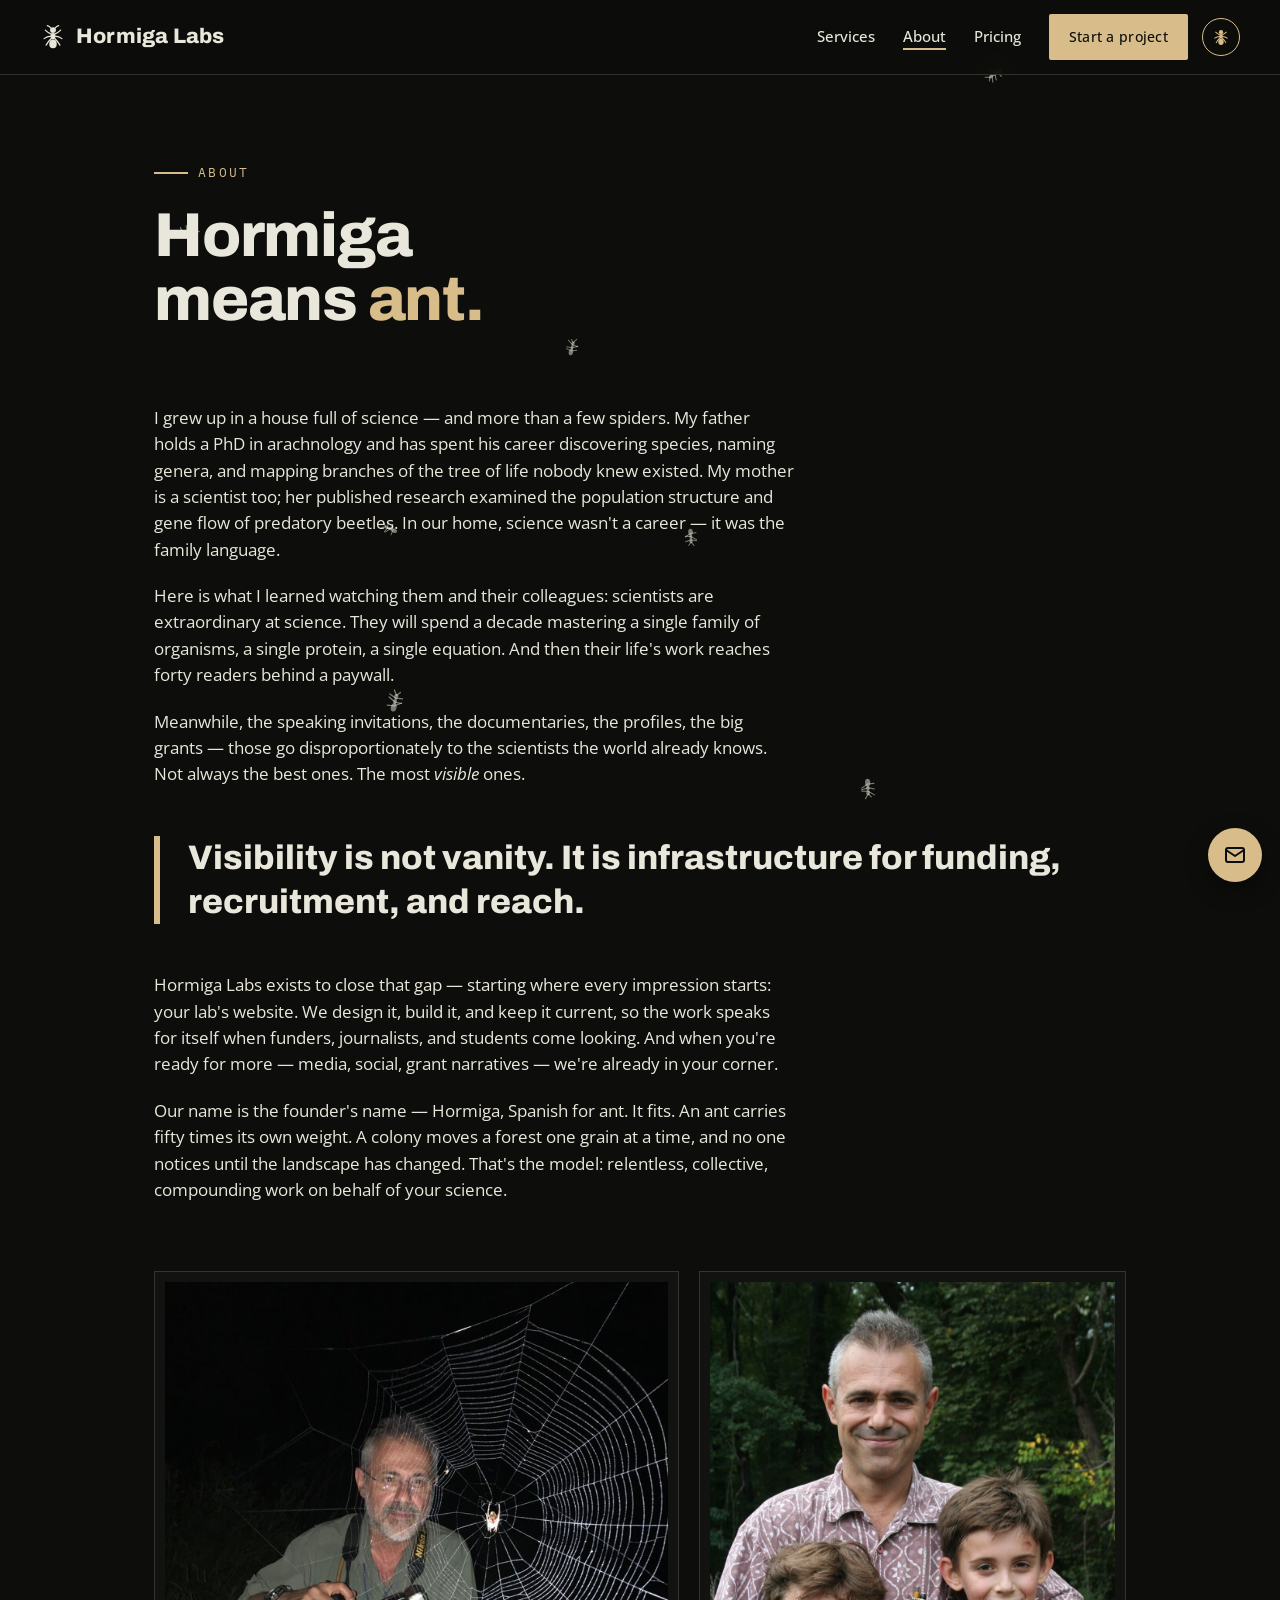
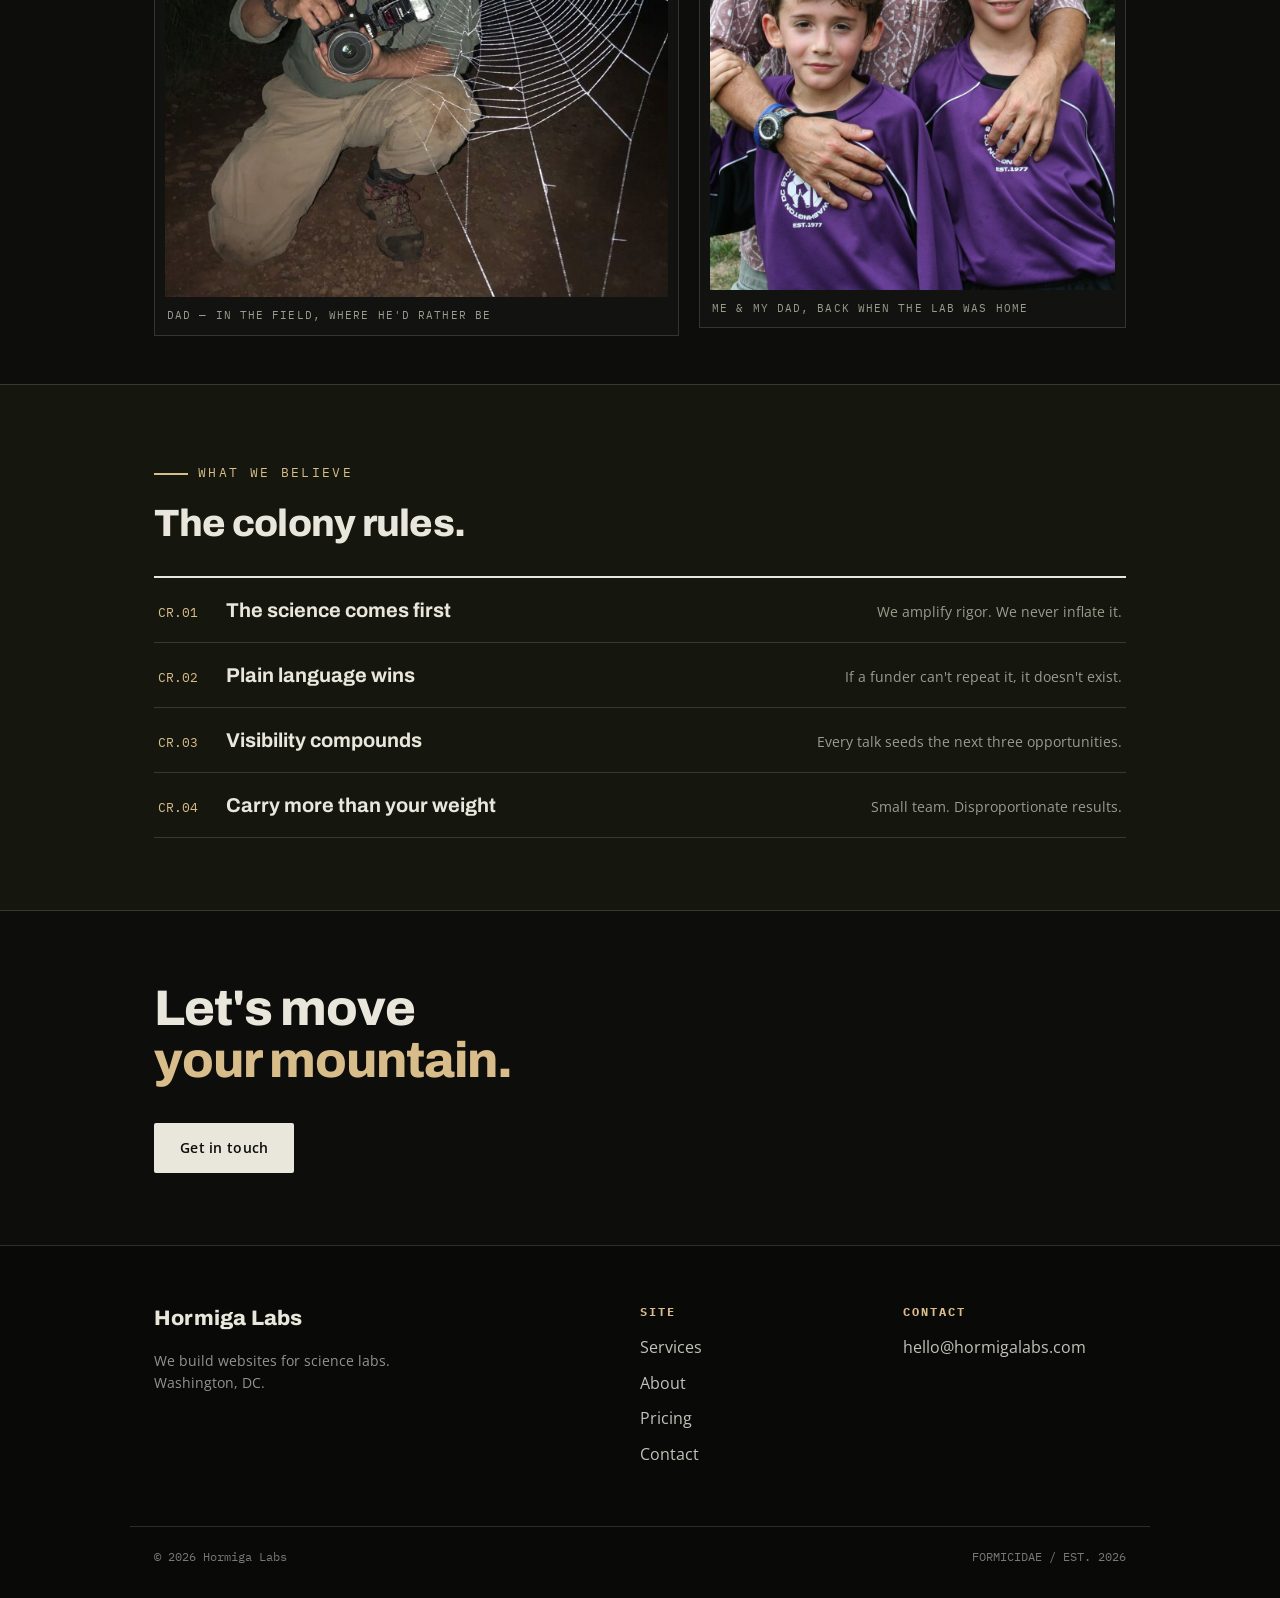
<file: about.html>
<!DOCTYPE html>
<html lang="en">
<head>
  <meta charset="UTF-8" />
  <meta name="viewport" content="width=device-width, initial-scale=1.0" />
  <title>About — Hormiga Labs</title>
  <meta name="description" content="Hormiga means ant. Founded by Didac Hormiga, son of a scientist, built for the labs whose work deserves to be seen." />
  <link rel="preconnect" href="https://fonts.googleapis.com" />
  <link rel="preconnect" href="https://fonts.gstatic.com" crossorigin />
  <link href="https://fonts.googleapis.com/css2?family=Archivo:wght@700;800&family=Open+Sans:wght@400;600;700&family=IBM+Plex+Mono:wght@400;500&display=swap" rel="stylesheet" />
  <link rel="stylesheet" href="assets/style.css" />
  <link rel="icon" href="data:image/svg+xml,%3Csvg xmlns='http://www.w3.org/2000/svg' viewBox='0 0 32 32'%3E%3Cpath d='M13.5 5 Q11.5 2.5 9 2 M18.5 5 Q20.5 2.5 23 2 M14 12.5 Q9.5 10.5 6.5 7.5 M18 12.5 Q22.5 10.5 25.5 7.5 M13.5 15 Q8.5 15.5 5 18 M18.5 15 Q23.5 15.5 27 18 M14 17.5 Q10 21.5 7.5 26 M18 17.5 Q22 21.5 24.5 26' stroke='%23e9e7db' stroke-width='1.8' stroke-linecap='round' fill='none'/%3E%3Ccircle cx='16' cy='7.5' r='3.6' fill='%23e9e7db'/%3E%3Cellipse cx='16' cy='15' rx='2.9' ry='4' fill='%23e9e7db'/%3E%3Cellipse cx='16' cy='24.5' rx='4.6' ry='5.4' fill='%23e9e7db'/%3E%3C/svg%3E" />
</head>
<body>

  <header class="site-header">
    <nav class="nav">
      <a class="logo" href="index.html">
        <svg viewBox="0 0 32 32" fill="none" aria-hidden="true">
          <path d="M13.5 5 Q11.5 2.5 9 2 M18.5 5 Q20.5 2.5 23 2" stroke="currentColor" stroke-width="1.5" stroke-linecap="round"/>
          <path d="M14 12.5 Q9.5 10.5 6.5 7.5 M18 12.5 Q22.5 10.5 25.5 7.5 M13.5 15 Q8.5 15.5 5 18 M18.5 15 Q23.5 15.5 27 18 M14 17.5 Q10 21.5 7.5 26 M18 17.5 Q22 21.5 24.5 26" stroke="currentColor" stroke-width="1.5" stroke-linecap="round"/>
          <circle cx="16" cy="7.5" r="3.6" fill="currentColor"/>
          <ellipse cx="16" cy="15" rx="2.9" ry="4" fill="currentColor"/>
          <ellipse cx="16" cy="24.5" rx="4.6" ry="5.4" fill="currentColor"/>
        </svg>
        Hormiga Labs
      </a>
      <button class="nav-toggle" aria-label="Menu">☰</button>
      <ul class="nav-links">
        <li><a href="services.html">Services</a></li>
        <li><a href="about.html" aria-current="page">About</a></li>
        <li><a href="pricing.html">Pricing</a></li>
        <li><a href="contact.html" class="btn btn-signal btn-sm">Start a project</a></li>
      </ul>
    </nav>
  </header>

  <main>
    <section class="hero" style="padding-bottom:24px;">
      <div class="wrap">
        <span class="kicker">About</span>
        <h1 class="display">Hormiga<br />means <span class="accent">ant.</span></h1>
      </div>
    </section>

    <section class="tight">
      <div class="wrap story">
        <p>I grew up in a house full of science — and more than a few spiders. My father holds a PhD in arachnology and has spent his career discovering species, naming genera, and mapping branches of the tree of life nobody knew existed. My mother is a scientist too; her published research examined the population structure and gene flow of predatory beetles. In our home, science wasn't a career — it was the family language.</p>
        <p>Here is what I learned watching them and their colleagues: scientists are extraordinary at science. They will spend a decade mastering a single family of organisms, a single protein, a single equation. And then their life's work reaches forty readers behind a paywall.</p>
        <p>Meanwhile, the speaking invitations, the documentaries, the profiles, the big grants — those go disproportionately to the scientists the world already knows. Not always the best ones. The most <em>visible</em> ones.</p>

        <div class="pull-quote">Visibility is not vanity. It is infrastructure for funding, recruitment, and reach.</div>

        <p>Hormiga Labs exists to close that gap — starting where every impression starts: your lab's website. We design it, build it, and keep it current, so the work speaks for itself when funders, journalists, and students come looking. And when you're ready for more — media, social, grant narratives — we're already in your corner.</p>
        <p>Our name is the founder's name — Hormiga, Spanish for ant. It fits. An ant carries fifty times its own weight. A colony moves a forest one grain at a time, and no one notices until the landscape has changed. That's the model: relentless, collective, compounding work on behalf of your science.</p>
      </div>
    </section>

    <section class="tight" style="padding-top:0;">
      <div class="wrap about-photos">
        <figure class="reveal">
          <img src="assets/img/gustavo-field.jpg" alt="Gustavo Hormiga crouched at night beside a giant orb web, camera in hand" loading="lazy" />
          <figcaption>Dad — in the field, where he'd rather be</figcaption>
        </figure>
        <figure class="reveal">
          <img src="assets/img/hormiga-family.jpg" alt="Didac and his brother as kids in soccer uniforms with their dad" loading="lazy" />
          <figcaption>Me &amp; my dad, back when the lab was home</figcaption>
        </figure>
      </div>
    </section>

    <section class="band-dark">
      <div class="wrap">
        <span class="kicker">What we believe</span>
        <h2 class="section-title">The colony rules.</h2>
        <ul class="specimen-list">
          <li class="reveal"><span class="idx">CR.01</span> The science comes first <span class="note">We amplify rigor. We never inflate it.</span></li>
          <li class="reveal"><span class="idx">CR.02</span> Plain language wins <span class="note">If a funder can't repeat it, it doesn't exist.</span></li>
          <li class="reveal"><span class="idx">CR.03</span> Visibility compounds <span class="note">Every talk seeds the next three opportunities.</span></li>
          <li class="reveal"><span class="idx">CR.04</span> Carry more than your weight <span class="note">Small team. Disproportionate results.</span></li>
        </ul>
      </div>
    </section>

    <section class="cta-band">
      <div class="wrap">
        <h2>Let's move<br /><span style="color:var(--signal)">your mountain.</span></h2>
        <a class="btn" href="contact.html">Get in touch</a>
      </div>
    </section>
  </main>

  <footer class="site-footer">
    <div class="wrap footer-grid">
      <div>
        <a class="logo" href="index.html">Hormiga Labs</a>
        <p style="margin-top:14px; max-width:34ch; color:rgba(243,239,230,0.6); font-size:14px;">We build websites for science labs. Washington, DC.</p>
      </div>
      <div>
        <h4>Site</h4>
        <ul>
          <li><a href="services.html">Services</a></li>
          <li><a href="about.html">About</a></li>
          <li><a href="pricing.html">Pricing</a></li>
          <li><a href="contact.html">Contact</a></li>
        </ul>
      </div>
      <div>
        <h4>Contact</h4>
        <ul>
          <li><a href="mailto:hello@hormigalabs.com">hello@hormigalabs.com</a></li>
        </ul>
      </div>
    </div>
    <div class="wrap footer-bottom">
      <span>© 2026 Hormiga Labs</span>
      <span>FORMICIDAE / EST. 2026</span>
    </div>
  </footer>

  <script src="assets/ants.js"></script>
</body>
</html>
</file>
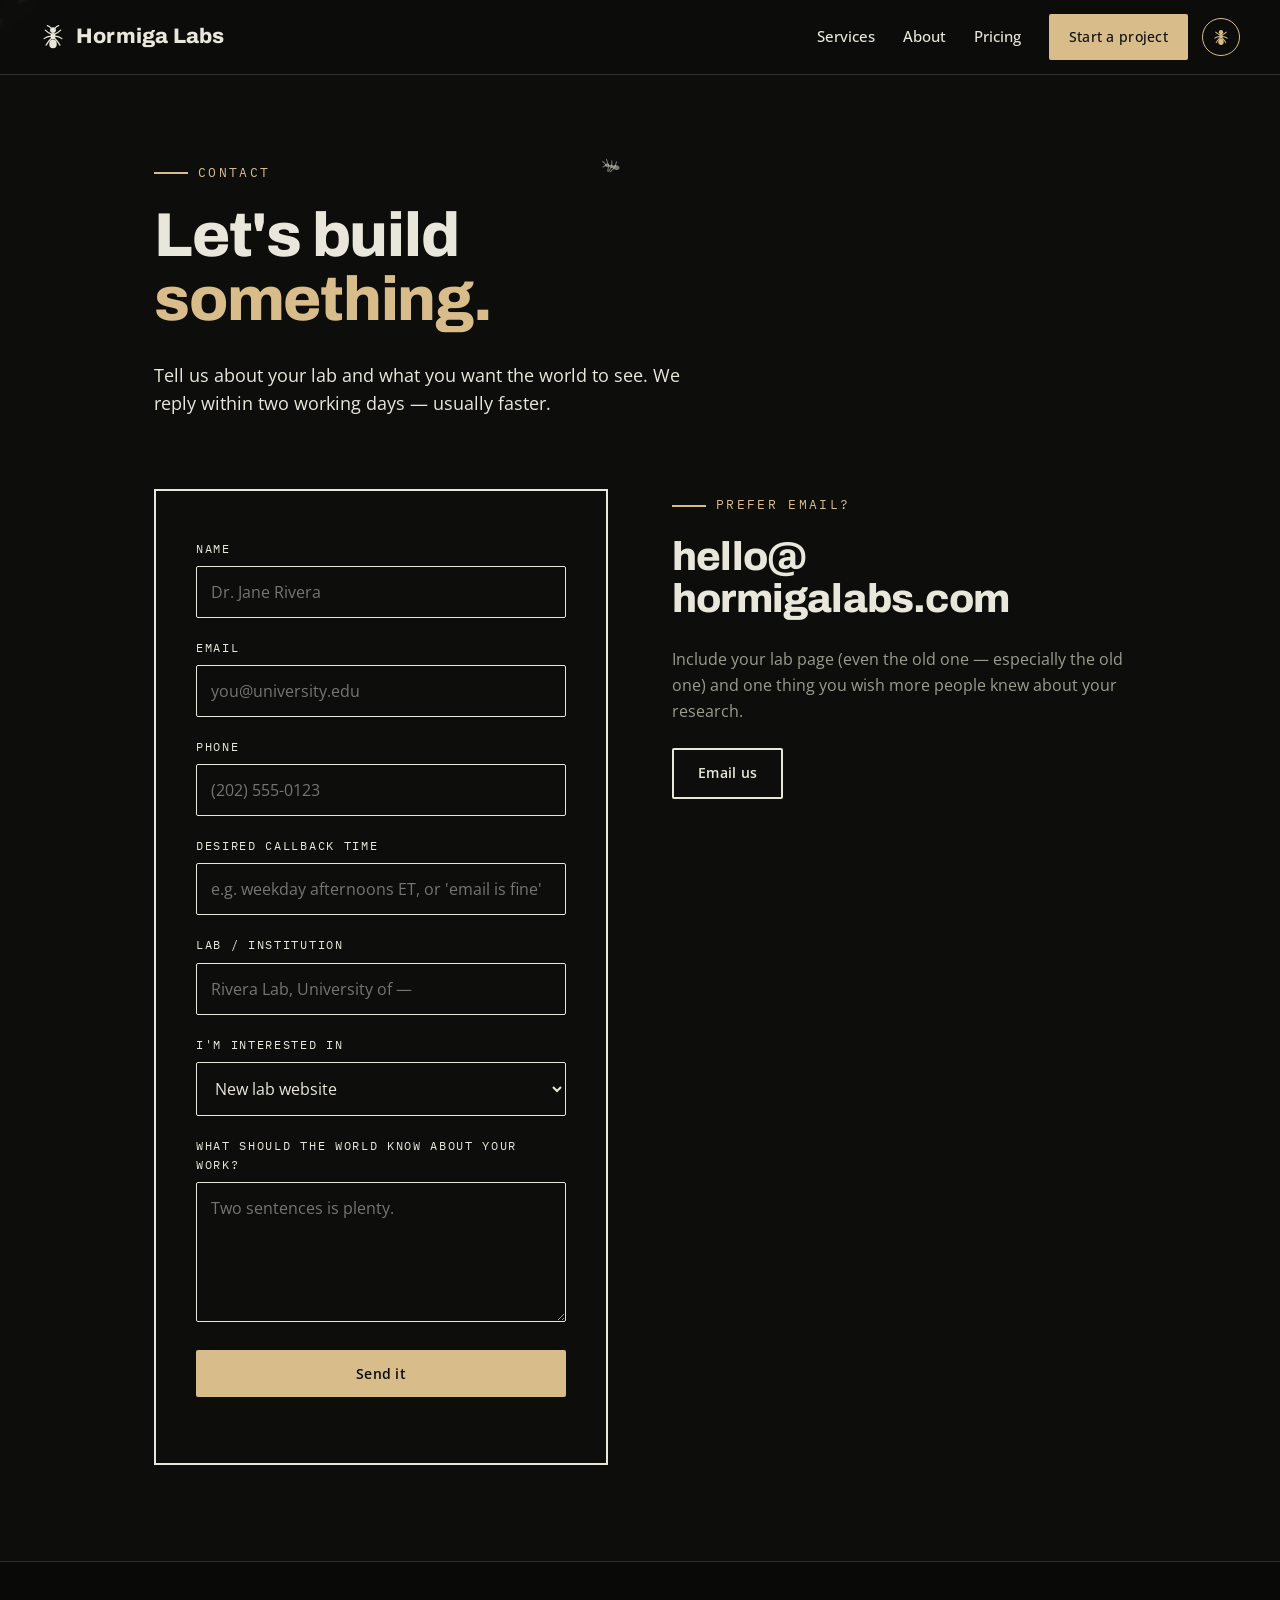
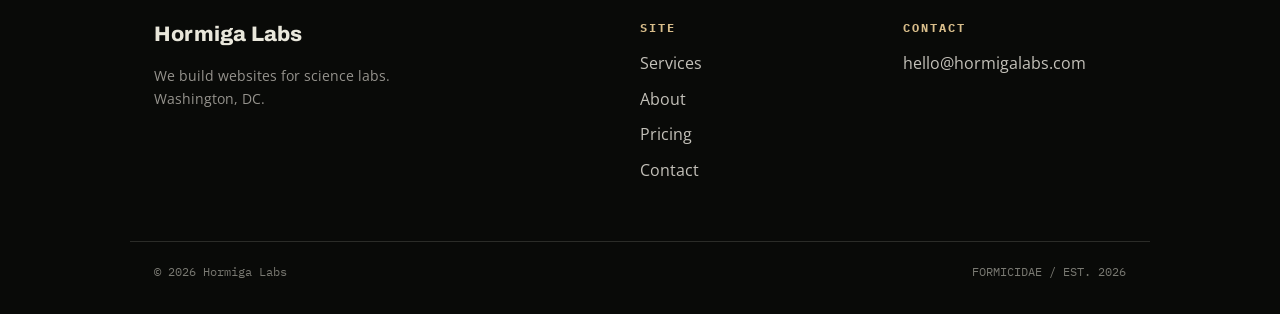
<file: contact.html>
<!DOCTYPE html>
<html lang="en">
<head>
  <meta charset="UTF-8" />
  <meta name="viewport" content="width=device-width, initial-scale=1.0" />
  <title>Contact — Hormiga Labs</title>
  <meta name="description" content="Start a project with Hormiga Labs. Lab websites, care plans, and a free 1-hour intro call for scientists and labs." />
  <link rel="preconnect" href="https://fonts.googleapis.com" />
  <link rel="preconnect" href="https://fonts.gstatic.com" crossorigin />
  <link href="https://fonts.googleapis.com/css2?family=Archivo:wght@700;800&family=Open+Sans:wght@400;600;700&family=IBM+Plex+Mono:wght@400;500&display=swap" rel="stylesheet" />
  <link rel="stylesheet" href="assets/style.css" />
  <link rel="icon" href="data:image/svg+xml,%3Csvg xmlns='http://www.w3.org/2000/svg' viewBox='0 0 32 32'%3E%3Cpath d='M13.5 5 Q11.5 2.5 9 2 M18.5 5 Q20.5 2.5 23 2 M14 12.5 Q9.5 10.5 6.5 7.5 M18 12.5 Q22.5 10.5 25.5 7.5 M13.5 15 Q8.5 15.5 5 18 M18.5 15 Q23.5 15.5 27 18 M14 17.5 Q10 21.5 7.5 26 M18 17.5 Q22 21.5 24.5 26' stroke='%23e9e7db' stroke-width='1.8' stroke-linecap='round' fill='none'/%3E%3Ccircle cx='16' cy='7.5' r='3.6' fill='%23e9e7db'/%3E%3Cellipse cx='16' cy='15' rx='2.9' ry='4' fill='%23e9e7db'/%3E%3Cellipse cx='16' cy='24.5' rx='4.6' ry='5.4' fill='%23e9e7db'/%3E%3C/svg%3E" />
</head>
<body>

  <header class="site-header">
    <nav class="nav">
      <a class="logo" href="index.html">
        <svg viewBox="0 0 32 32" fill="none" aria-hidden="true">
          <path d="M13.5 5 Q11.5 2.5 9 2 M18.5 5 Q20.5 2.5 23 2" stroke="currentColor" stroke-width="1.5" stroke-linecap="round"/>
          <path d="M14 12.5 Q9.5 10.5 6.5 7.5 M18 12.5 Q22.5 10.5 25.5 7.5 M13.5 15 Q8.5 15.5 5 18 M18.5 15 Q23.5 15.5 27 18 M14 17.5 Q10 21.5 7.5 26 M18 17.5 Q22 21.5 24.5 26" stroke="currentColor" stroke-width="1.5" stroke-linecap="round"/>
          <circle cx="16" cy="7.5" r="3.6" fill="currentColor"/>
          <ellipse cx="16" cy="15" rx="2.9" ry="4" fill="currentColor"/>
          <ellipse cx="16" cy="24.5" rx="4.6" ry="5.4" fill="currentColor"/>
        </svg>
        Hormiga Labs
      </a>
      <button class="nav-toggle" aria-label="Menu">☰</button>
      <ul class="nav-links">
        <li><a href="services.html">Services</a></li>
        <li><a href="about.html">About</a></li>
        <li><a href="pricing.html">Pricing</a></li>
        <li><a href="contact.html" class="btn btn-signal btn-sm" aria-current="page">Start a project</a></li>
      </ul>
    </nav>
  </header>

  <main>
    <section class="hero" style="padding-bottom:24px;">
      <div class="wrap">
        <span class="kicker">Contact</span>
        <h1 class="display">Let's build<br /><span class="accent">something.</span></h1>
        <p class="lede" style="margin-top:28px;">Tell us about your lab and what you want the world to see. We reply within two working days — usually faster.</p>
      </div>
    </section>

    <section class="tight" style="padding-bottom:96px;">
      <div class="wrap two-col">
        <div class="contact-card">
          <!-- Submissions POST to the Cloudflare Worker (hormiga-form), which relays to Resend. -->
          <form id="contactForm" class="form-grid" novalidate>
            <input type="text" name="_honey" style="display:none" tabindex="-1" autocomplete="off" aria-hidden="true" />
            <div>
              <label for="name">Name</label>
              <input id="name" type="text" name="name" required placeholder="Dr. Jane Rivera" />
            </div>
            <div>
              <label for="email">Email</label>
              <input id="email" type="email" name="email" required placeholder="you@university.edu" />
            </div>
            <div>
              <label for="phone">Phone</label>
              <input id="phone" type="tel" name="phone" placeholder="(202) 555-0123" />
            </div>
            <div>
              <label for="callback">Desired callback time</label>
              <input id="callback" type="text" name="callback_time" placeholder="e.g. weekday afternoons ET, or 'email is fine'" />
            </div>
            <div>
              <label for="org">Lab / Institution</label>
              <input id="org" type="text" name="organization" placeholder="Rivera Lab, University of —" />
            </div>
            <div>
              <label for="interest">I'm interested in</label>
              <select id="interest" name="interest">
                <option>New lab website</option>
                <option>Website redesign / rebuild</option>
                <option>Monthly care plan</option>
                <option>Free 1-hour intro call</option>
                <option>Add-ons: media, social, grants</option>
                <option>Not sure yet</option>
              </select>
            </div>
            <div>
              <label for="message">What should the world know about your work?</label>
              <textarea id="message" name="message" rows="5" placeholder="Two sentences is plenty."></textarea>
            </div>
            <button class="btn btn-signal" type="submit">Send it</button>
            <p id="formMsg" role="status" aria-live="polite" style="margin-top:6px; font-size:14px; color:var(--signal);"></p>
          </form>
        </div>
        <div>
          <span class="kicker">Prefer email?</span>
          <h2 class="section-title" style="font-size:clamp(26px,3.5vw,40px);">hello@<br />hormigalabs.com</h2>
          <p class="muted">Include your lab page (even the old one — especially the old one) and one thing you wish more people knew about your research.</p>
          <a class="btn btn-ghost" style="margin-top:24px" href="mailto:hello@hormigalabs.com?subject=Intro%20call%20—%20%5BYour%20Lab%5D">Email us</a>
        </div>
      </div>
    </section>
  </main>

  <footer class="site-footer">
    <div class="wrap footer-grid">
      <div>
        <a class="logo" href="index.html">Hormiga Labs</a>
        <p style="margin-top:14px; max-width:34ch; color:rgba(243,239,230,0.6); font-size:14px;">We build websites for science labs. Washington, DC.</p>
      </div>
      <div>
        <h4>Site</h4>
        <ul>
          <li><a href="services.html">Services</a></li>
          <li><a href="about.html">About</a></li>
        <li><a href="pricing.html">Pricing</a></li>
          <li><a href="contact.html">Contact</a></li>
        </ul>
      </div>
      <div>
        <h4>Contact</h4>
        <ul>
          <li><a href="mailto:hello@hormigalabs.com">hello@hormigalabs.com</a></li>
        </ul>
      </div>
    </div>
    <div class="wrap footer-bottom">
      <span>© 2026 Hormiga Labs</span>
      <span>FORMICIDAE / EST. 2026</span>
    </div>
  </footer>

  <script src="assets/ants.js"></script>
  <script>
    (function () {
      var f = document.getElementById("contactForm");
      var msg = document.getElementById("formMsg");
      if (!f) return;
      var ENDPOINT = "https://hormiga-form.mute-bonus-3e90.workers.dev/";
      f.addEventListener("submit", async function (e) {
        e.preventDefault();
        var btn = f.querySelector('button[type="submit"]');
        if (!f.name.value || !f.email.value) {
          msg.style.color = "var(--signal)";
          msg.textContent = "Please add your name and email.";
          return;
        }
        var data = {};
        new FormData(f).forEach(function (v, k) { data[k] = v; });
        btn.disabled = true;
        var original = btn.textContent;
        btn.textContent = "Sending…";
        msg.textContent = "";
        try {
          var r = await fetch(ENDPOINT, {
            method: "POST",
            headers: { "Content-Type": "application/json" },
            body: JSON.stringify(data),
          });
          var j = {};
          try { j = await r.json(); } catch (_) {}
          if (r.ok && j.ok) {
            f.innerHTML =
              '<p style="font-family:var(--font-display);font-size:22px;color:var(--ink);margin:0 0 10px;">Thanks — your message is on its way.</p>' +
              '<p style="color:var(--grey);font-size:15px;margin:0;">We’ll be in touch within two working days. For anything urgent, email hello@hormigalabs.com.</p>';
          } else {
            throw new Error((j && j.error) || ("HTTP " + r.status));
          }
        } catch (err) {
          btn.disabled = false;
          btn.textContent = original;
          msg.style.color = "#e0a58a";
          msg.textContent = "Sorry — something went wrong. Please email hello@hormigalabs.com directly.";
        }
      });
    })();
  </script>
</body>
</html>
</file>
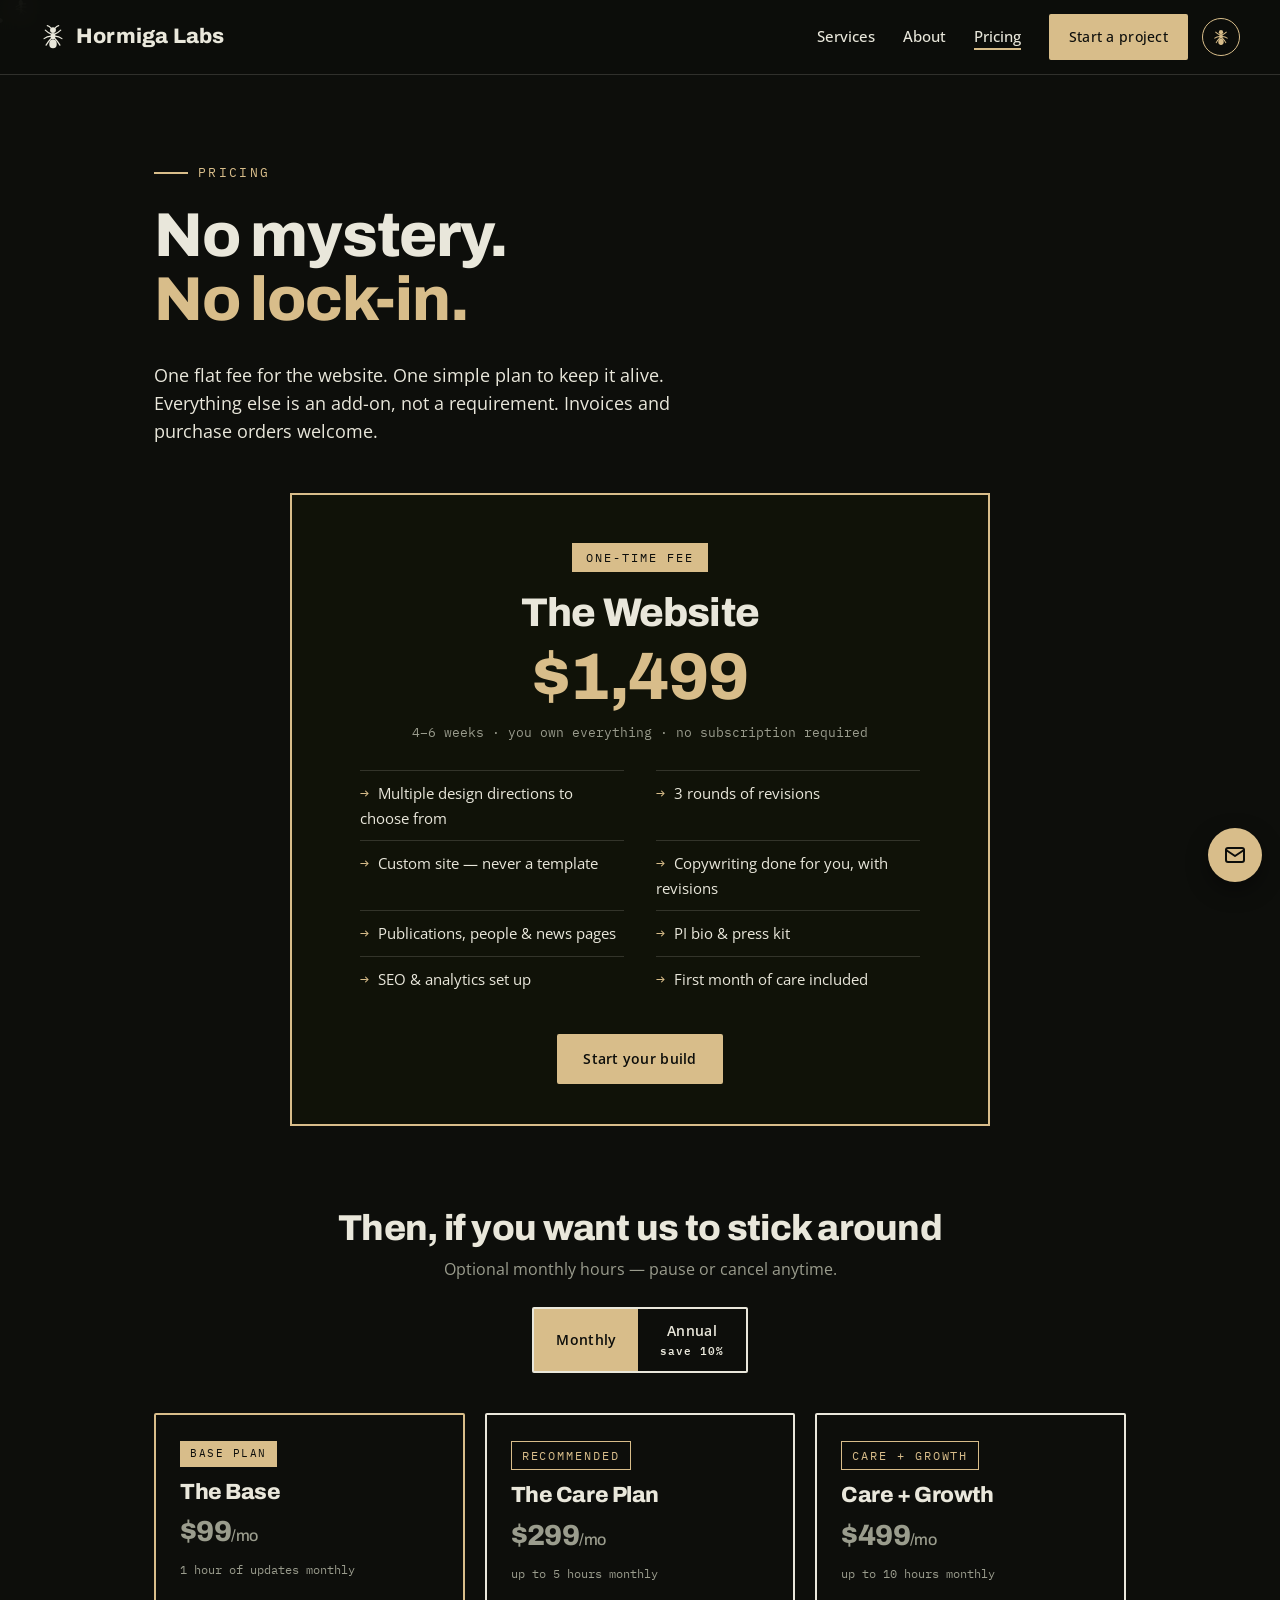
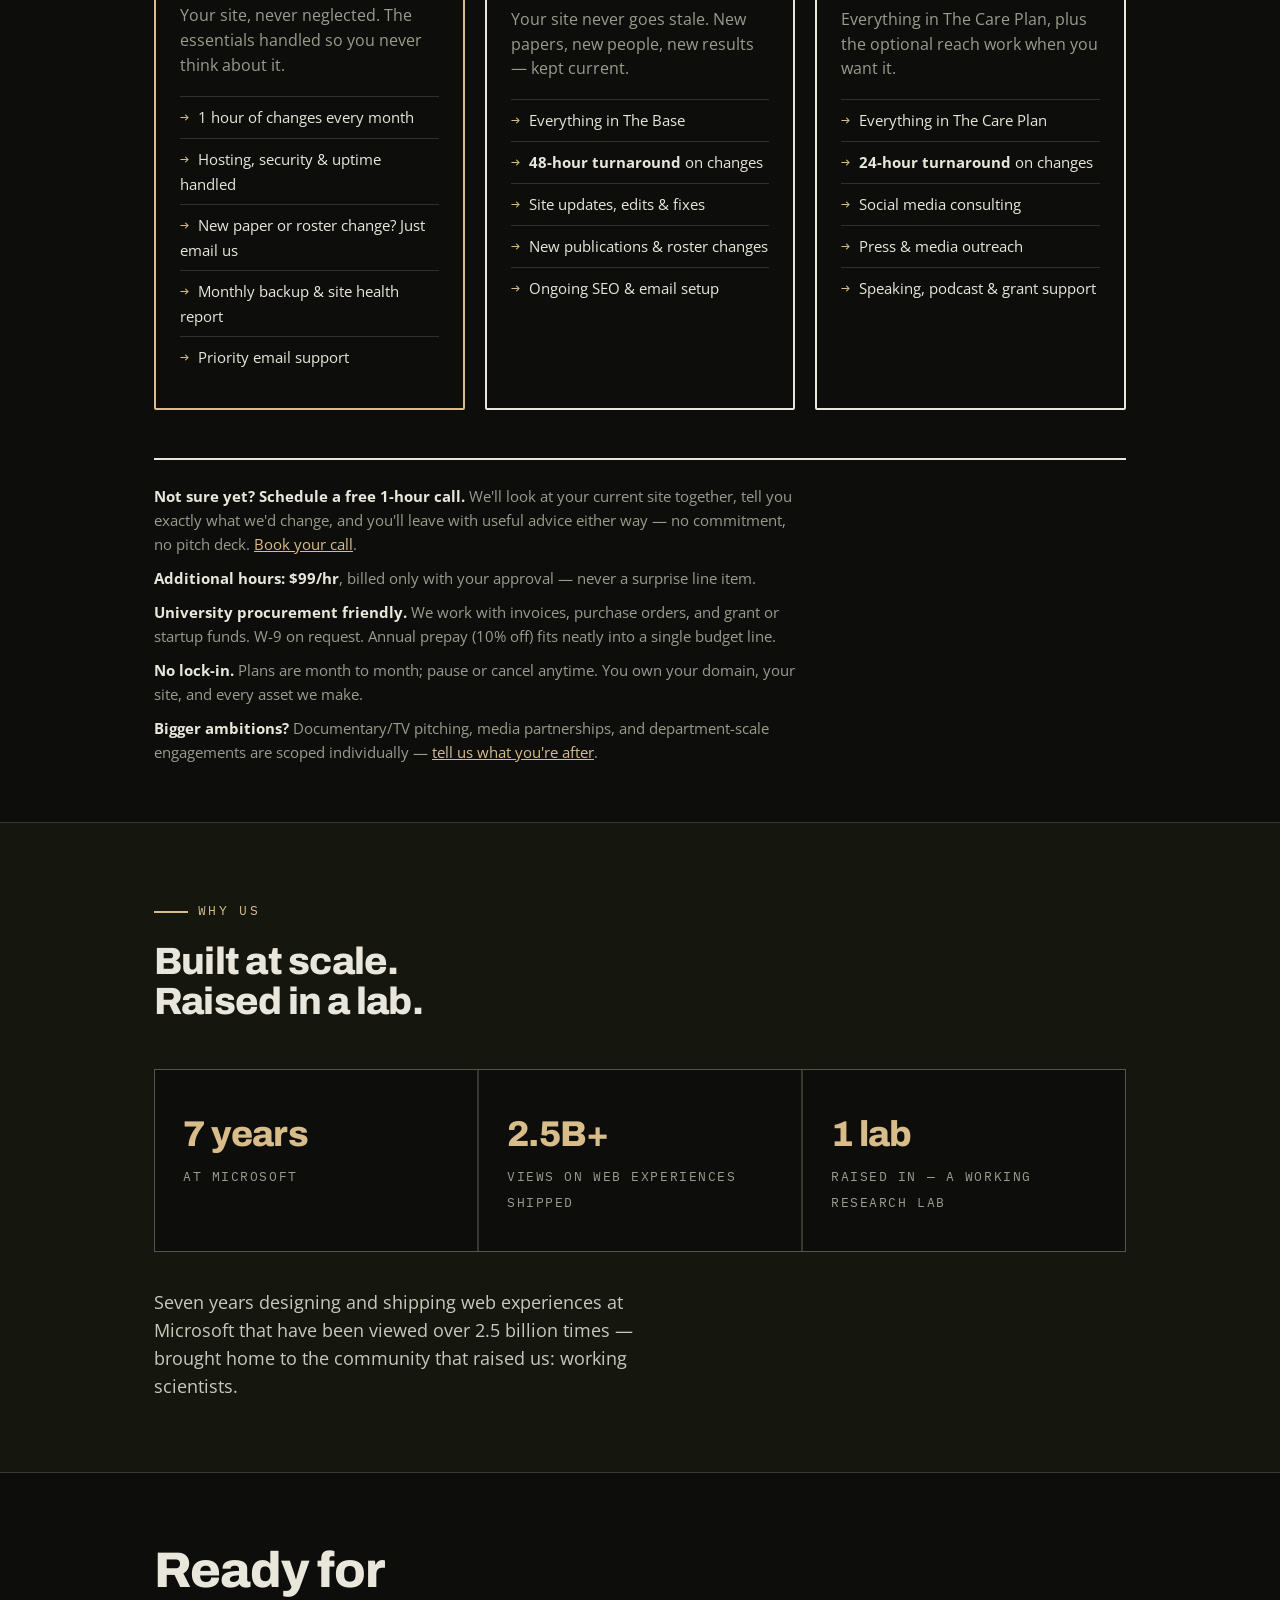
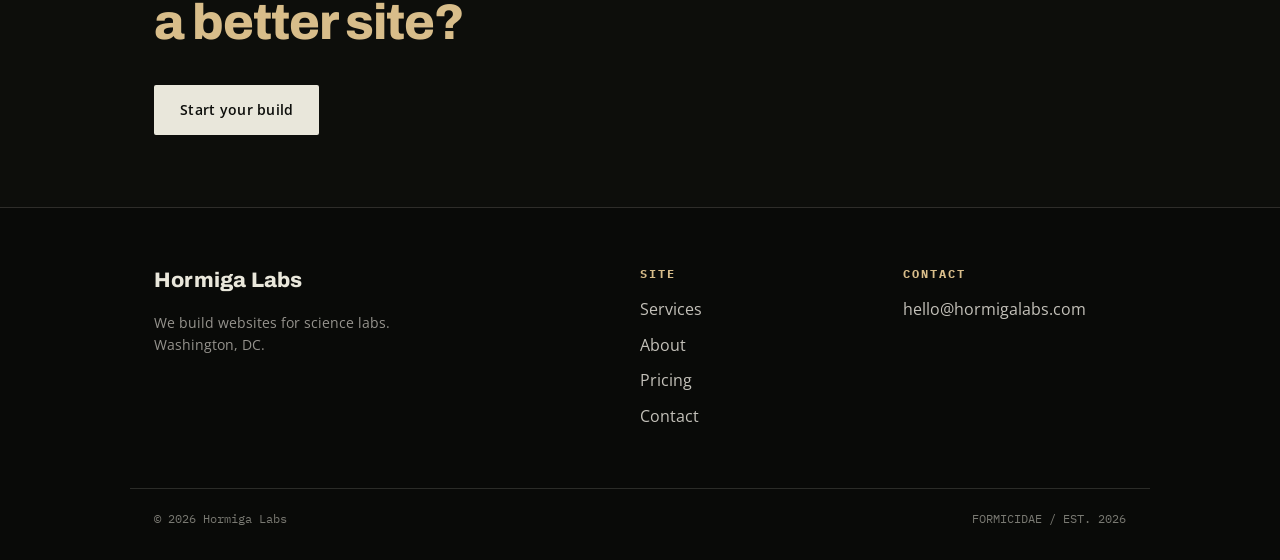
<file: pricing.html>
<!DOCTYPE html>
<html lang="en">
<head>
  <meta charset="UTF-8" />
  <meta name="viewport" content="width=device-width, initial-scale=1.0" />
  <title>Pricing — Hormiga Labs</title>
  <meta name="description" content="Clear pricing for lab websites: one flat build fee, simple monthly care plans, and a free 1-hour intro call. University procurement friendly." />
  <link rel="preconnect" href="https://fonts.googleapis.com" />
  <link rel="preconnect" href="https://fonts.gstatic.com" crossorigin />
  <link href="https://fonts.googleapis.com/css2?family=Archivo:wght@700;800&family=Open+Sans:wght@400;600;700&family=IBM+Plex+Mono:wght@400;500&display=swap" rel="stylesheet" />
  <link rel="stylesheet" href="assets/style.css" />
  <link rel="icon" href="data:image/svg+xml,%3Csvg xmlns='http://www.w3.org/2000/svg' viewBox='0 0 32 32'%3E%3Cpath d='M13.5 5 Q11.5 2.5 9 2 M18.5 5 Q20.5 2.5 23 2 M14 12.5 Q9.5 10.5 6.5 7.5 M18 12.5 Q22.5 10.5 25.5 7.5 M13.5 15 Q8.5 15.5 5 18 M18.5 15 Q23.5 15.5 27 18 M14 17.5 Q10 21.5 7.5 26 M18 17.5 Q22 21.5 24.5 26' stroke='%23e9e7db' stroke-width='1.8' stroke-linecap='round' fill='none'/%3E%3Ccircle cx='16' cy='7.5' r='3.6' fill='%23e9e7db'/%3E%3Cellipse cx='16' cy='15' rx='2.9' ry='4' fill='%23e9e7db'/%3E%3Cellipse cx='16' cy='24.5' rx='4.6' ry='5.4' fill='%23e9e7db'/%3E%3C/svg%3E" />
</head>
<body>

  <header class="site-header">
    <nav class="nav">
      <a class="logo" href="index.html">
        <svg viewBox="0 0 32 32" fill="none" aria-hidden="true">
          <path d="M13.5 5 Q11.5 2.5 9 2 M18.5 5 Q20.5 2.5 23 2" stroke="currentColor" stroke-width="1.5" stroke-linecap="round"/>
          <path d="M14 12.5 Q9.5 10.5 6.5 7.5 M18 12.5 Q22.5 10.5 25.5 7.5 M13.5 15 Q8.5 15.5 5 18 M18.5 15 Q23.5 15.5 27 18 M14 17.5 Q10 21.5 7.5 26 M18 17.5 Q22 21.5 24.5 26" stroke="currentColor" stroke-width="1.5" stroke-linecap="round"/>
          <circle cx="16" cy="7.5" r="3.6" fill="currentColor"/>
          <ellipse cx="16" cy="15" rx="2.9" ry="4" fill="currentColor"/>
          <ellipse cx="16" cy="24.5" rx="4.6" ry="5.4" fill="currentColor"/>
        </svg>
        Hormiga Labs
      </a>
      <button class="nav-toggle" aria-label="Menu">☰</button>
      <ul class="nav-links">
        <li><a href="services.html">Services</a></li>
        <li><a href="about.html">About</a></li>
        <li><a href="pricing.html" aria-current="page">Pricing</a></li>
        <li><a href="contact.html" class="btn btn-signal btn-sm">Start a project</a></li>
      </ul>
    </nav>
  </header>

  <main>
    <section class="hero" style="padding-bottom:24px;">
      <div class="wrap">
        <span class="kicker">Pricing</span>
        <h1 class="display">No mystery.<br /><span class="accent">No lock-in.</span></h1>
        <p class="lede" style="margin-top:28px;">One flat fee for the website. One simple plan to keep it alive. Everything else is an add-on, not a requirement. Invoices and purchase orders welcome.</p>
      </div>
    </section>

    <section class="tight" style="padding-top:24px;">
      <div class="wrap">
        <!-- THE BUILD — one-time fee, centered -->
        <div class="price-hero reveal">
          <span class="tag">One-time fee</span>
          <h3>The Website</h3>
          <p class="price">$1,499</p>
          <p class="price-note">4–6 weeks · you own everything · no subscription required</p>
          <ul>
            <li>Multiple design directions to choose from</li>
            <li>3 rounds of revisions</li>
            <li>Custom site — never a template</li>
            <li>Copywriting done for you, with revisions</li>
            <li>Publications, people &amp; news pages</li>
            <li>PI bio &amp; press kit</li>
            <li>SEO &amp; analytics set up</li>
            <li>First month of care included</li>
          </ul>
          <a class="btn btn-signal" href="contact.html">Start your build</a>
        </div>

        <!-- MONTHLY OPTIONS -->
        <div class="monthly-head">
          <h2>Then, if you want us to stick around</h2>
          <p>Optional monthly hours — pause or cancel anytime.</p>
          <div class="billing-toggle" role="group" aria-label="Billing period">
            <button type="button" id="bill-monthly" class="active" aria-pressed="true">Monthly</button>
            <button type="button" id="bill-annual" aria-pressed="false">Annual <span class="save">save 10%</span></button>
          </div>
        </div>
        <div class="price-monthly">
          <div class="pillar featured reveal">
            <span class="flag">Base plan</span>
            <h3>The Base</h3>
            <p class="price"><span data-monthly="$99" data-annual="$89">$99</span><span class="per">/mo</span></p>
            <p class="price-note" data-monthly="1 hour of updates monthly" data-annual="1 hour of updates monthly · billed annually ($1,068/yr)">1 hour of updates monthly</p>
            <p>Your site, never neglected. The essentials handled so you never think about it.</p>
            <ul>
              <li>1 hour of changes every month</li>
              <li>Hosting, security &amp; uptime handled</li>
              <li>New paper or roster change? Just email us</li>
              <li>Monthly backup &amp; site health report</li>
              <li>Priority email support</li>
            </ul>
          </div>
          <div class="pillar reveal">
            <span class="tag">Recommended</span>
            <h3>The Care Plan</h3>
            <p class="price"><span data-monthly="$299" data-annual="$269">$299</span><span class="per">/mo</span></p>
            <p class="price-note" data-monthly="up to 5 hours monthly" data-annual="up to 5 hours monthly · billed annually ($3,228/yr)">up to 5 hours monthly</p>
            <p>Your site never goes stale. New papers, new people, new results — kept current.</p>
            <ul>
              <li>Everything in The Base</li>
              <li><strong>48-hour turnaround</strong> on changes</li>
              <li>Site updates, edits &amp; fixes</li>
              <li>New publications &amp; roster changes</li>
              <li>Ongoing SEO &amp; email setup</li>
            </ul>
          </div>
          <div class="pillar reveal">
            <span class="tag">Care + growth</span>
            <h3>Care + Growth</h3>
            <p class="price"><span data-monthly="$499" data-annual="$449">$499</span><span class="per">/mo</span></p>
            <p class="price-note" data-monthly="up to 10 hours monthly" data-annual="up to 10 hours monthly · billed annually ($5,388/yr)">up to 10 hours monthly</p>
            <p>Everything in The Care Plan, plus the optional reach work when you want it.</p>
            <ul>
              <li>Everything in The Care Plan</li>
              <li><strong>24-hour turnaround</strong> on changes</li>
              <li>Social media consulting</li>
              <li>Press &amp; media outreach</li>
              <li>Speaking, podcast &amp; grant support</li>
            </ul>
          </div>
        </div>

        <div class="fine-print">
          <p><strong>Not sure yet? Schedule a free 1-hour call.</strong> We'll look at your current site together, tell you exactly what we'd change, and you'll leave with useful advice either way — no commitment, no pitch deck. <a href="contact.html" style="color:var(--signal)">Book your call</a>.</p>
          <p><strong>Additional hours: $99/hr</strong>, billed only with your approval — never a surprise line item.</p>
          <p><strong>University procurement friendly.</strong> We work with invoices, purchase orders, and grant or startup funds. W-9 on request. Annual prepay (10% off) fits neatly into a single budget line.</p>
          <p><strong>No lock-in.</strong> Plans are month to month; pause or cancel anytime. You own your domain, your site, and every asset we make.</p>
          <p><strong>Bigger ambitions?</strong> Documentary/TV pitching, media partnerships, and department-scale engagements are scoped individually — <a href="contact.html" style="color:var(--signal)">tell us what you're after</a>.</p>
        </div>
      </div>
    </section>

    <!-- CREDIBILITY -->
    <section class="band-dark">
      <div class="wrap">
        <span class="kicker">Why us</span>
        <h2 class="section-title">Built at scale.<br />Raised in a lab.</h2>
        <div class="stats">
          <div class="stat reveal"><span class="big">7 years</span><span class="label">at Microsoft</span></div>
          <div class="stat reveal"><span class="big">2.5B+</span><span class="label">views on web experiences shipped</span></div>
          <div class="stat reveal"><span class="big">1 lab</span><span class="label">raised in — a working research lab</span></div>
        </div>
        <p class="lede" style="margin-top:36px;">Seven years designing and shipping web experiences at Microsoft that have been viewed over 2.5 billion times — brought home to the community that raised us: working scientists.</p>
      </div>
    </section>

    <!-- CTA -->
    <section class="cta-band">
      <div class="wrap">
        <h2>Ready for<br /><span style="color:var(--signal)">a better site?</span></h2>
        <a class="btn" href="contact.html">Start your build</a>
      </div>
    </section>
  </main>

  <footer class="site-footer">
    <div class="wrap footer-grid">
      <div>
        <a class="logo" href="index.html">Hormiga Labs</a>
        <p style="margin-top:14px; max-width:34ch; color:rgba(243,239,230,0.6); font-size:14px;">We build websites for science labs. Washington, DC.</p>
      </div>
      <div>
        <h4>Site</h4>
        <ul>
          <li><a href="services.html">Services</a></li>
          <li><a href="about.html">About</a></li>
          <li><a href="pricing.html">Pricing</a></li>
          <li><a href="contact.html">Contact</a></li>
        </ul>
      </div>
      <div>
        <h4>Contact</h4>
        <ul>
          <li><a href="mailto:hello@hormigalabs.com">hello@hormigalabs.com</a></li>
        </ul>
      </div>
    </div>
    <div class="wrap footer-bottom">
      <span>© 2026 Hormiga Labs</span>
      <span>FORMICIDAE / EST. 2026</span>
    </div>
  </footer>

  <script src="assets/ants.js"></script>
  <script>
    (function () {
      const mBtn = document.getElementById("bill-monthly");
      const aBtn = document.getElementById("bill-annual");
      function setMode(annual) {
        mBtn.classList.toggle("active", !annual);
        aBtn.classList.toggle("active", annual);
        mBtn.setAttribute("aria-pressed", String(!annual));
        aBtn.setAttribute("aria-pressed", String(annual));
        document.querySelectorAll("[data-monthly]").forEach((el) => {
          el.textContent = annual ? el.dataset.annual : el.dataset.monthly;
        });
      }
      mBtn.addEventListener("click", () => setMode(false));
      aBtn.addEventListener("click", () => setMode(true));
    })();
  </script>
</body>
</html>
</file>
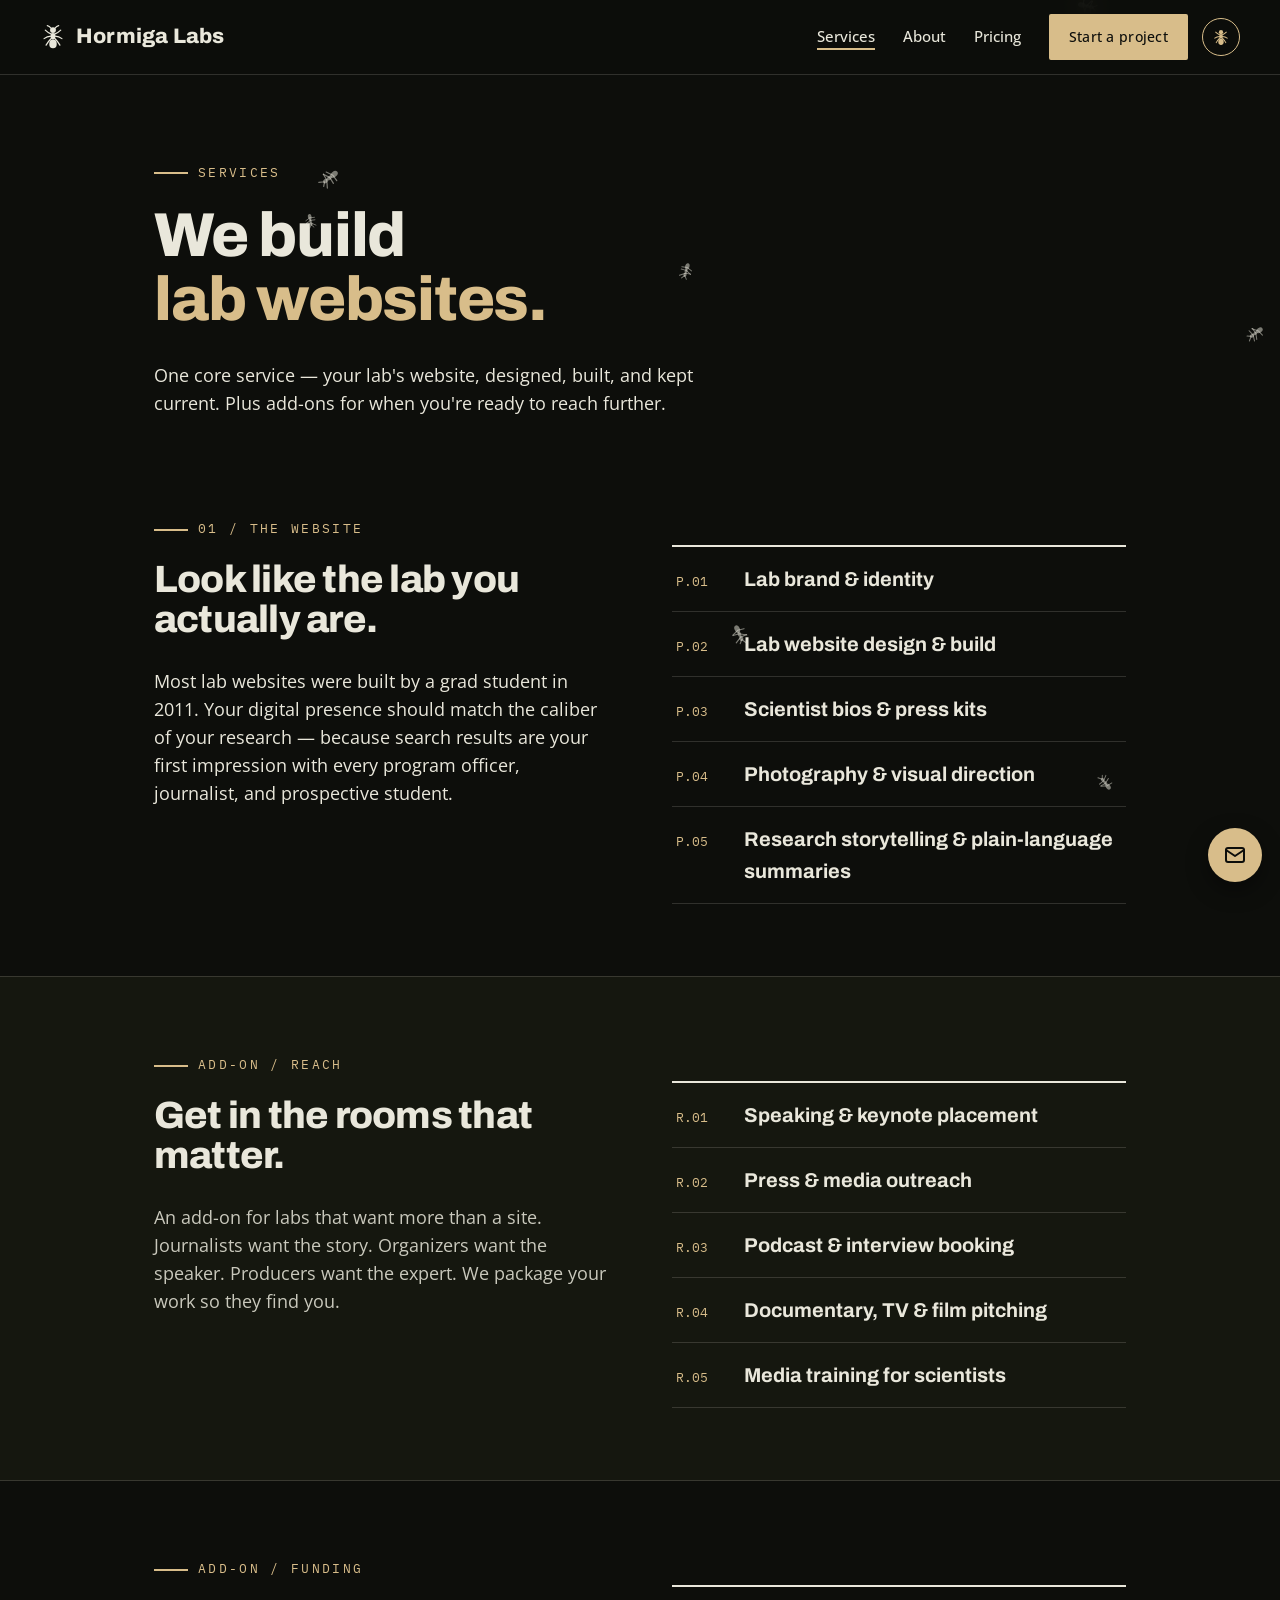
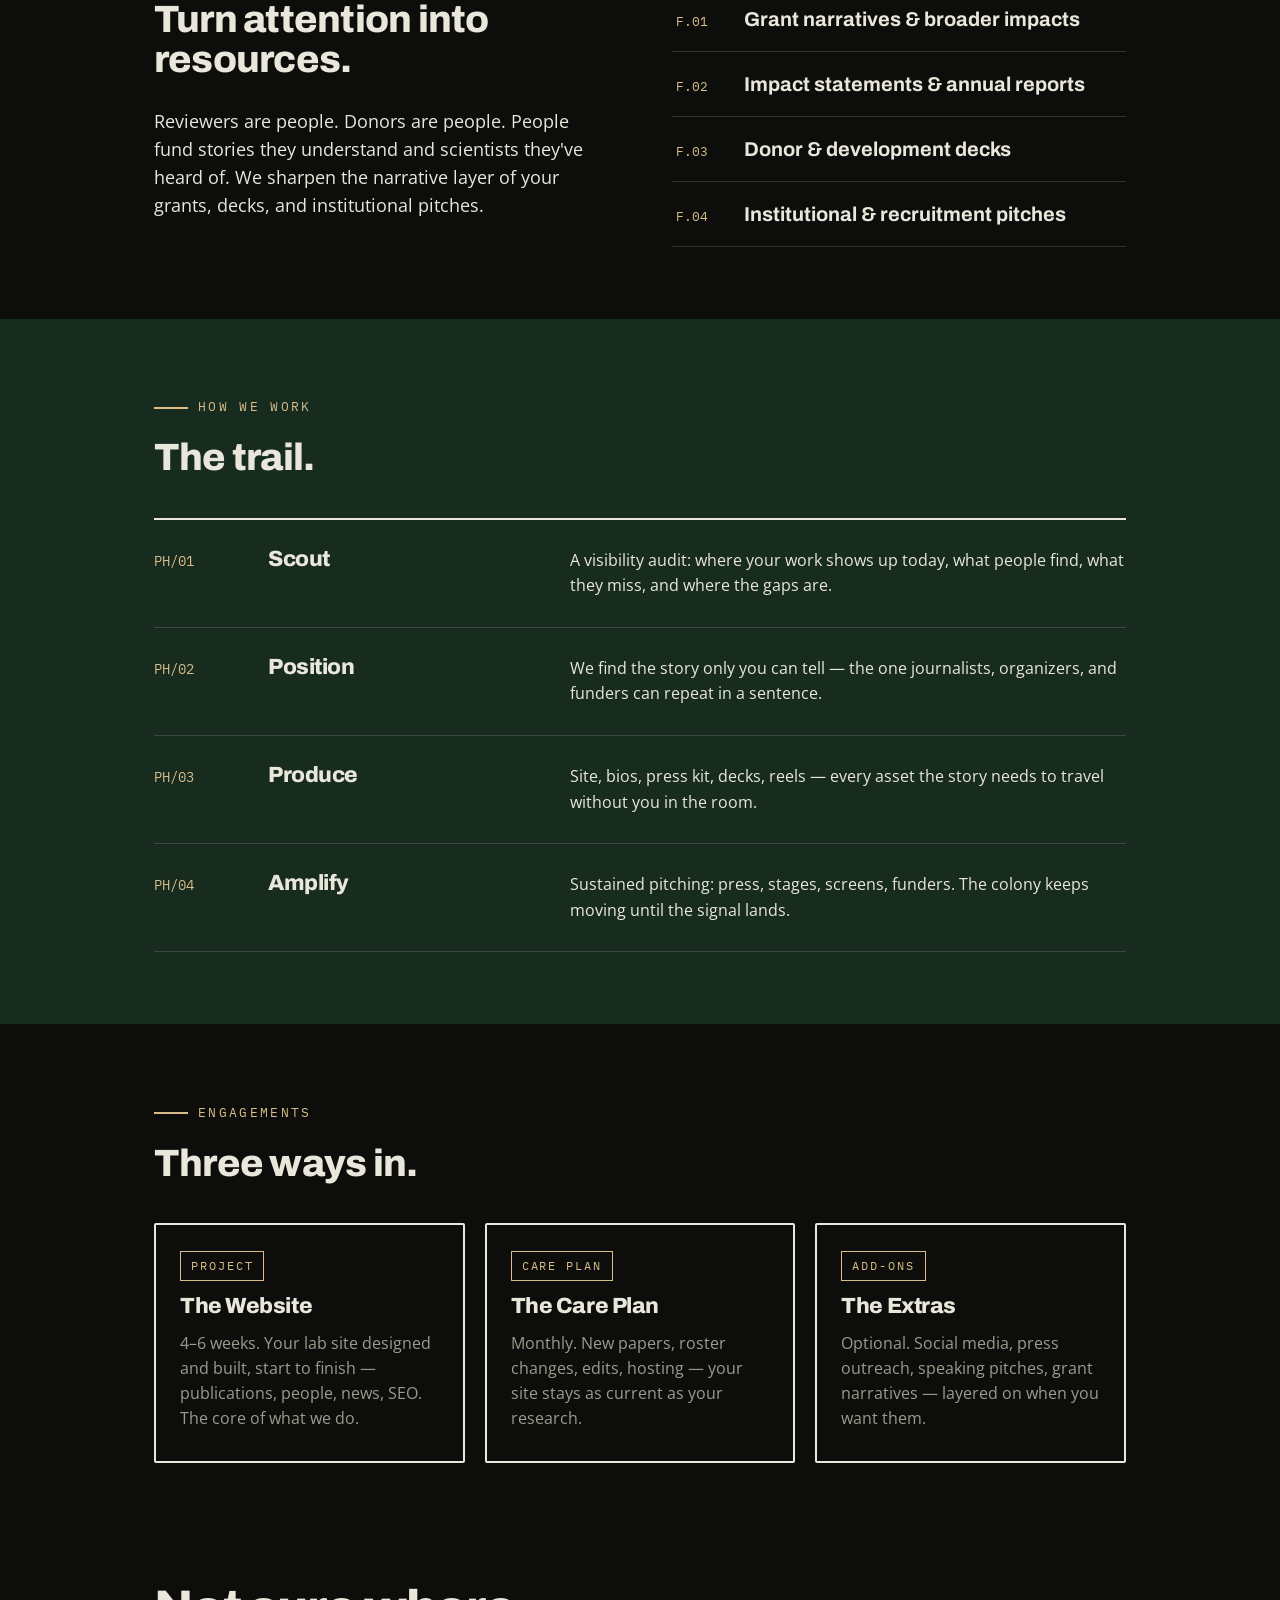
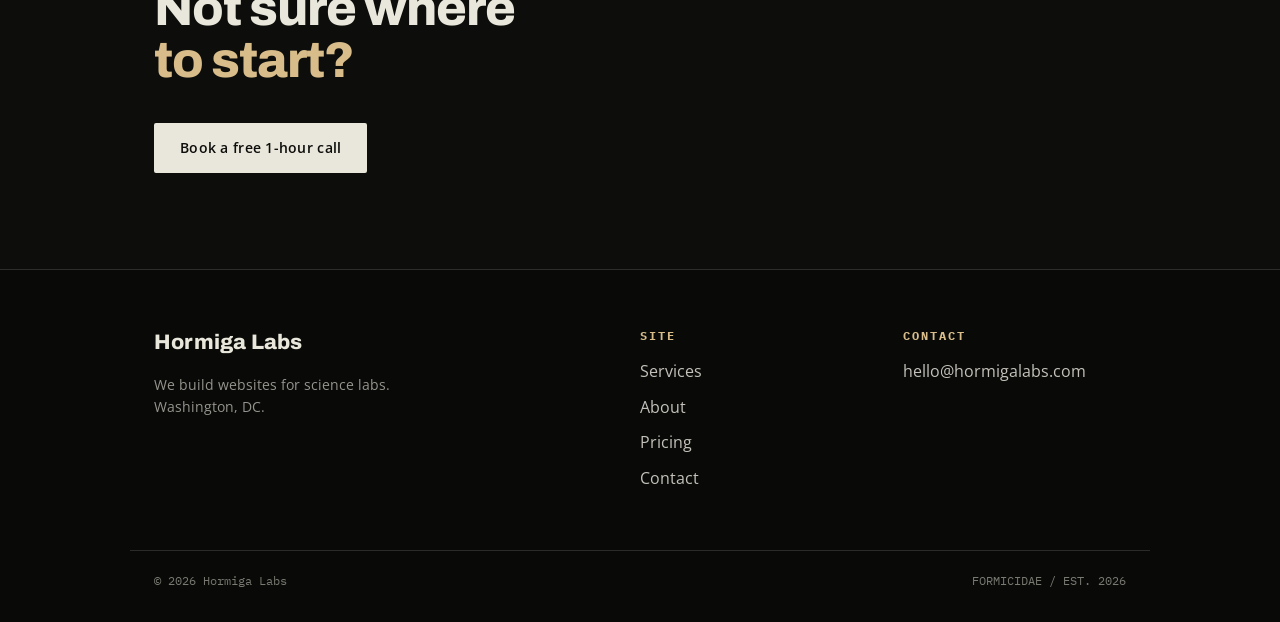
<file: services.html>
<!DOCTYPE html>
<html lang="en">
<head>
  <meta charset="UTF-8" />
  <meta name="viewport" content="width=device-width, initial-scale=1.0" />
  <title>Services — Hormiga Labs</title>
  <meta name="description" content="Lab website design, build, and monthly care — plus media, social, and grant-narrative add-ons for scientists and research institutions." />
  <link rel="preconnect" href="https://fonts.googleapis.com" />
  <link rel="preconnect" href="https://fonts.gstatic.com" crossorigin />
  <link href="https://fonts.googleapis.com/css2?family=Archivo:wght@700;800&family=Open+Sans:wght@400;600;700&family=IBM+Plex+Mono:wght@400;500&display=swap" rel="stylesheet" />
  <link rel="stylesheet" href="assets/style.css" />
  <link rel="icon" href="data:image/svg+xml,%3Csvg xmlns='http://www.w3.org/2000/svg' viewBox='0 0 32 32'%3E%3Cpath d='M13.5 5 Q11.5 2.5 9 2 M18.5 5 Q20.5 2.5 23 2 M14 12.5 Q9.5 10.5 6.5 7.5 M18 12.5 Q22.5 10.5 25.5 7.5 M13.5 15 Q8.5 15.5 5 18 M18.5 15 Q23.5 15.5 27 18 M14 17.5 Q10 21.5 7.5 26 M18 17.5 Q22 21.5 24.5 26' stroke='%23e9e7db' stroke-width='1.8' stroke-linecap='round' fill='none'/%3E%3Ccircle cx='16' cy='7.5' r='3.6' fill='%23e9e7db'/%3E%3Cellipse cx='16' cy='15' rx='2.9' ry='4' fill='%23e9e7db'/%3E%3Cellipse cx='16' cy='24.5' rx='4.6' ry='5.4' fill='%23e9e7db'/%3E%3C/svg%3E" />
</head>
<body>

  <header class="site-header">
    <nav class="nav">
      <a class="logo" href="index.html">
        <svg viewBox="0 0 32 32" fill="none" aria-hidden="true">
          <path d="M13.5 5 Q11.5 2.5 9 2 M18.5 5 Q20.5 2.5 23 2" stroke="currentColor" stroke-width="1.5" stroke-linecap="round"/>
          <path d="M14 12.5 Q9.5 10.5 6.5 7.5 M18 12.5 Q22.5 10.5 25.5 7.5 M13.5 15 Q8.5 15.5 5 18 M18.5 15 Q23.5 15.5 27 18 M14 17.5 Q10 21.5 7.5 26 M18 17.5 Q22 21.5 24.5 26" stroke="currentColor" stroke-width="1.5" stroke-linecap="round"/>
          <circle cx="16" cy="7.5" r="3.6" fill="currentColor"/>
          <ellipse cx="16" cy="15" rx="2.9" ry="4" fill="currentColor"/>
          <ellipse cx="16" cy="24.5" rx="4.6" ry="5.4" fill="currentColor"/>
        </svg>
        Hormiga Labs
      </a>
      <button class="nav-toggle" aria-label="Menu">☰</button>
      <ul class="nav-links">
        <li><a href="services.html" aria-current="page">Services</a></li>
        <li><a href="about.html">About</a></li>
        <li><a href="pricing.html">Pricing</a></li>
        <li><a href="contact.html" class="btn btn-signal btn-sm">Start a project</a></li>
      </ul>
    </nav>
  </header>

  <main>
    <section class="hero" style="padding-bottom:24px;">
      <div class="wrap">
        <span class="kicker">Services</span>
        <h1 class="display">We build<br /><span class="accent">lab websites.</span></h1>
        <p class="lede" style="margin-top:28px;">One core service — your lab's website, designed, built, and kept current. Plus add-ons for when you're ready to reach further.</p>
      </div>
    </section>

    <!-- PRESENCE -->
    <section>
      <div class="wrap two-col">
        <div>
          <span class="kicker">01 / The Website</span>
          <h2 class="section-title">Look like the lab you actually are.</h2>
          <p class="lede">Most lab websites were built by a grad student in 2011. Your digital presence should match the caliber of your research — because search results are your first impression with every program officer, journalist, and prospective student.</p>
        </div>
        <div>
          <ul class="specimen-list">
            <li class="reveal"><span class="idx">P.01</span> Lab brand &amp; identity</li>
            <li class="reveal"><span class="idx">P.02</span> Lab website design &amp; build</li>
            <li class="reveal"><span class="idx">P.03</span> Scientist bios &amp; press kits</li>
            <li class="reveal"><span class="idx">P.04</span> Photography &amp; visual direction</li>
            <li class="reveal"><span class="idx">P.05</span> Research storytelling &amp; plain-language summaries</li>
          </ul>
        </div>
      </div>
    </section>

    <!-- REACH -->
    <section class="band-dark">
      <div class="wrap two-col">
        <div>
          <span class="kicker">Add-on / Reach</span>
          <h2 class="section-title">Get in the rooms that matter.</h2>
          <p class="lede">An add-on for labs that want more than a site. Journalists want the story. Organizers want the speaker. Producers want the expert. We package your work so they find you.</p>
        </div>
        <div>
          <ul class="specimen-list">
            <li class="reveal"><span class="idx">R.01</span> Speaking &amp; keynote placement</li>
            <li class="reveal"><span class="idx">R.02</span> Press &amp; media outreach</li>
            <li class="reveal"><span class="idx">R.03</span> Podcast &amp; interview booking</li>
            <li class="reveal"><span class="idx">R.04</span> Documentary, TV &amp; film pitching</li>
            <li class="reveal"><span class="idx">R.05</span> Media training for scientists</li>
          </ul>
        </div>
      </div>
    </section>

    <!-- FUNDING -->
    <section>
      <div class="wrap two-col">
        <div>
          <span class="kicker">Add-on / Funding</span>
          <h2 class="section-title">Turn attention into resources.</h2>
          <p class="lede">Reviewers are people. Donors are people. People fund stories they understand and scientists they've heard of. We sharpen the narrative layer of your grants, decks, and institutional pitches.</p>
        </div>
        <div>
          <ul class="specimen-list">
            <li class="reveal"><span class="idx">F.01</span> Grant narratives &amp; broader impacts</li>
            <li class="reveal"><span class="idx">F.02</span> Impact statements &amp; annual reports</li>
            <li class="reveal"><span class="idx">F.03</span> Donor &amp; development decks</li>
            <li class="reveal"><span class="idx">F.04</span> Institutional &amp; recruitment pitches</li>
          </ul>
        </div>
      </div>
    </section>

    <!-- PROCESS -->
    <section class="band-moss">
      <div class="wrap">
        <span class="kicker">How we work</span>
        <h2 class="section-title">The trail.</h2>
        <div class="process">
          <div class="p-step reveal">
            <span class="n">PH/01</span>
            <h3>Scout</h3>
            <p>A visibility audit: where your work shows up today, what people find, what they miss, and where the gaps are.</p>
          </div>
          <div class="p-step reveal">
            <span class="n">PH/02</span>
            <h3>Position</h3>
            <p>We find the story only you can tell — the one journalists, organizers, and funders can repeat in a sentence.</p>
          </div>
          <div class="p-step reveal">
            <span class="n">PH/03</span>
            <h3>Produce</h3>
            <p>Site, bios, press kit, decks, reels — every asset the story needs to travel without you in the room.</p>
          </div>
          <div class="p-step reveal">
            <span class="n">PH/04</span>
            <h3>Amplify</h3>
            <p>Sustained pitching: press, stages, screens, funders. The colony keeps moving until the signal lands.</p>
          </div>
        </div>
      </div>
    </section>

    <!-- ENGAGEMENTS -->
    <section>
      <div class="wrap">
        <span class="kicker">Engagements</span>
        <h2 class="section-title">Three ways in.</h2>
        <div class="pillars">
          <div class="pillar reveal">
            <span class="tag">Project</span>
            <h3>The Website</h3>
            <p>4–6 weeks. Your lab site designed and built, start to finish — publications, people, news, SEO. The core of what we do.</p>
          </div>
          <div class="pillar reveal">
            <span class="tag">Care plan</span>
            <h3>The Care Plan</h3>
            <p>Monthly. New papers, roster changes, edits, hosting — your site stays as current as your research.</p>
          </div>
          <div class="pillar reveal">
            <span class="tag">Add-ons</span>
            <h3>The Extras</h3>
            <p>Optional. Social media, press outreach, speaking pitches, grant narratives — layered on when you want them.</p>
          </div>
        </div>
      </div>
    </section>

    <!-- CTA -->
    <section class="cta-band tight" style="padding-bottom:96px;">
      <div class="wrap">
        <h2>Not sure where<br /><span style="color:var(--signal)">to start?</span></h2>
        <a class="btn" href="contact.html">Book a free 1-hour call</a>
      </div>
    </section>
  </main>

  <footer class="site-footer">
    <div class="wrap footer-grid">
      <div>
        <a class="logo" href="index.html">Hormiga Labs</a>
        <p style="margin-top:14px; max-width:34ch; color:rgba(243,239,230,0.6); font-size:14px;">We build websites for science labs. Washington, DC.</p>
      </div>
      <div>
        <h4>Site</h4>
        <ul>
          <li><a href="services.html">Services</a></li>
          <li><a href="about.html">About</a></li>
        <li><a href="pricing.html">Pricing</a></li>
          <li><a href="contact.html">Contact</a></li>
        </ul>
      </div>
      <div>
        <h4>Contact</h4>
        <ul>
          <li><a href="mailto:hello@hormigalabs.com">hello@hormigalabs.com</a></li>
        </ul>
      </div>
    </div>
    <div class="wrap footer-bottom">
      <span>© 2026 Hormiga Labs</span>
      <span>FORMICIDAE / EST. 2026</span>
    </div>
  </footer>

  <script src="assets/ants.js"></script>
</body>
</html>
</file>
<file: assets/style.css>
/* ============================================
   HORMIGA LABS — design system
   Bold / modern / ant-forward
   ============================================ */

:root {
  /* Dark modern theme — note: --ink is now the LIGHT text color,
     --bone is the DARK background (names kept so all rules still work) */
  --ink: #e9e7db;          /* light text */
  --bone: #0d0e0b;         /* near-black background */
  --signal: #d8bd8a;       /* warm beige */
  --moss: #182b1f;         /* deep green band */
  --grey: #9a9c8d;
  --line: rgba(233, 231, 219, 0.16);
  --max: 1020px;
  --radius: 2px;
  --font-display: "Archivo", "Segoe UI", "Open Sans", system-ui, sans-serif;
  --font-body: "Segoe UI", "Open Sans", system-ui, sans-serif;
  --font-mono: "IBM Plex Mono", ui-monospace, monospace;
}

* { margin: 0; padding: 0; box-sizing: border-box; }

html { scroll-behavior: smooth; }

body {
  font-family: var(--font-body);
  background: var(--bone);
  color: var(--ink);
  font-size: 16px;
  line-height: 1.6;
  -webkit-font-smoothing: antialiased;
}

/* Ant canvas sits behind content */
#ant-canvas {
  position: fixed;
  inset: 0;
  z-index: 0;
  pointer-events: none;
}
main, footer.site-footer { position: relative; z-index: 1; }

::selection { background: var(--signal); color: var(--bone); }

img { max-width: 100%; display: block; }
a { color: inherit; }

.wrap { max-width: var(--max); margin: 0 auto; padding: 0 24px; }

/* ---------- type ---------- */
h1, h2, h3 { font-family: var(--font-display); font-weight: 800; letter-spacing: -0.02em; line-height: 1.04; }

.display {
  font-size: clamp(30px, 5.2vw, 62px);
}
.display .accent { color: var(--signal); }

h2.section-title {
  font-size: clamp(23px, 3.3vw, 38px);
  margin-bottom: 28px;
}

.kicker {
  font-family: var(--font-mono);
  font-size: 13px;
  letter-spacing: 0.18em;
  text-transform: uppercase;
  color: var(--signal);
  display: inline-flex;
  align-items: center;
  gap: 10px;
  margin-bottom: 20px;
}
.kicker::before { content: ""; width: 34px; height: 2px; background: var(--signal); }

.lede { font-size: clamp(15px, 1.6vw, 17.5px); line-height: 1.6; max-width: 54ch; color: var(--ink); }
.muted { color: var(--grey); }

/* ---------- header ---------- */
header.site-header {
  position: sticky; top: 0; z-index: 50;
  background: color-mix(in srgb, var(--bone) 88%, transparent);
  backdrop-filter: blur(10px);
  border-bottom: 1px solid var(--line);
}
.nav {
  display: flex; align-items: center; gap: 14px;
  padding: 14px 40px; max-width: none;
}
.logo {
  font-family: var(--font-display); font-weight: 800;
  font-size: 21px; letter-spacing: 0.01em;
  text-decoration: none; display: flex; align-items: center; gap: 10px;
  margin-right: auto;
}
.nav-links { order: 1; }
.ant-switch { order: 2; }
.nav-toggle { order: 3; }
.logo svg { width: 26px; height: 26px; }
.nav-links { display: flex; align-items: center; gap: 28px; list-style: none; }
.nav-links a {
  text-decoration: none; font-size: 15px; font-weight: 500;
  border-bottom: 2px solid transparent; padding-bottom: 2px;
}
.nav-links a:hover, .nav-links a[aria-current="page"] { border-color: var(--signal); }

.btn {
  display: inline-block; text-decoration: none; cursor: pointer;
  font-family: var(--font-body); font-weight: 600; font-size: 14px;
  letter-spacing: 0.02em;
  padding: 12px 24px; border-radius: var(--radius);
  background: var(--ink); color: var(--bone); border: 2px solid var(--ink);
  transition: background 0.15s, color 0.15s, transform 0.15s;
}
.btn:hover { background: var(--signal); border-color: var(--signal); transform: translateY(-2px); }
.btn.btn-signal { background: var(--signal); border-color: var(--signal); }
.btn.btn-signal:hover { background: var(--ink); border-color: var(--ink); }
.btn.btn-ghost { background: transparent; color: var(--ink); }
.btn.btn-ghost:hover { background: var(--ink); color: var(--bone); }
.btn.btn-sm { padding: 10px 18px; font-size: 14px; }

/* ant toggle in nav */
.ant-switch {
  display: inline-flex; align-items: center; justify-content: center;
  width: 38px; height: 38px; cursor: pointer;
  background: transparent; color: var(--signal);
  border: 1.5px solid var(--signal); border-radius: 50%;
  transition: background 0.15s, color 0.15s, opacity 0.15s, transform 0.15s;
}
.ant-switch:hover { background: var(--signal); color: var(--bone); transform: rotate(20deg); }
.ant-switch.off { color: var(--grey); border-color: var(--grey); opacity: 0.55; }
.ant-switch.off:hover { background: var(--grey); color: var(--bone); }

/* persistent contact button */
.contact-fab {
  position: fixed; right: 18px; bottom: 18px; z-index: 60;
  width: 54px; height: 54px; border-radius: 50%;
  background: var(--signal); color: var(--bone);
  display: flex; align-items: center; justify-content: center;
  box-shadow: 0 8px 22px rgba(0,0,0,0.42); text-decoration: none;
  transition: transform 0.15s, background 0.15s;
}
.contact-fab:hover { transform: translateY(-3px); background: var(--ink); color: var(--bone); }
.contact-fab svg { width: 24px; height: 24px; }
@media (prefers-reduced-motion: reduce) { .contact-fab { transition: none; } }

/* mobile nav */
.nav-toggle { display: none; background: none; border: 0; font-size: 26px; cursor: pointer; color: var(--ink); line-height: 1; padding: 0 2px; }
@media (max-width: 760px) {
  .nav-toggle { display: block; }
  .nav-links {
    display: none; position: absolute; top: 100%; left: 0; right: 0;
    flex-direction: column; gap: 0; background: var(--bone);
    border-bottom: 1px solid var(--line); padding: 8px 0;
  }
  .nav-links.open { display: flex; }
  .nav-links li { width: 100%; }
  .nav-links a { display: block; padding: 14px 24px; border-bottom: none; }
  .nav-links .btn { margin: 12px 24px; }
}

/* ---------- hero ---------- */
.hero { padding: clamp(56px, 9vh, 110px) 0 56px; }
.hero .lede { margin-top: 28px; }
.hero-ctas { display: flex; gap: 16px; margin-top: 40px; flex-wrap: wrap; }

.hero-grid { display: grid; grid-template-columns: 1.15fr 0.85fr; gap: 56px; align-items: center; }
@media (max-width: 980px) { .hero-grid { grid-template-columns: 1fr; gap: 44px; } }

/* browser frame that cycles science photos */
.bf-wrap { position: relative; }
.bf-note {
  position: absolute; top: -38px; left: -6px; z-index: 3;
  display: inline-flex; align-items: flex-start; gap: 6px;
  font-family: var(--font-mono); font-size: 12.5px; letter-spacing: 0.04em;
  color: var(--signal); transform: rotate(-3deg);
}
.bf-note svg { margin-top: 6px; }
@media (max-width: 980px) { .bf-note { top: -34px; } }

.browser-frame {
  background: #15170f; border: 1px solid var(--line); border-radius: 10px;
  overflow: hidden; transform: rotate(1.4deg);
  box-shadow: 14px 14px 0 rgba(216, 189, 138, 0.14);
  transition: transform 0.3s ease;
}
.browser-frame:hover { transform: rotate(0deg); }
.bf-bar { display: flex; align-items: center; gap: 6px; padding: 10px 14px; border-bottom: 1px solid var(--line); background: #101208; }
.bf-dot { width: 9px; height: 9px; border-radius: 50%; background: #3a3d32; flex: none; }
.bf-url {
  flex: 1; margin-left: 8px; font-family: var(--font-mono); font-size: 11px;
  color: var(--grey); background: var(--bone); border-radius: 99px;
  padding: 4px 12px; text-align: center; white-space: nowrap; overflow: hidden;
}
.bf-stage { position: relative; aspect-ratio: 4 / 3; background: var(--bone); }

/* photo-hero mini-site slides */
.bf-wire { position: absolute; inset: 0; opacity: 0; transition: opacity 0.9s ease; overflow: hidden; }
.bf-wire.on { opacity: 1; }
.bf-wire .s2-img { position: absolute; inset: 0; width: 100%; height: 100%; object-fit: cover; }
.bf-wire.on .s2-img { animation: s2-zoom 9s ease-out forwards; }
@keyframes s2-zoom { from { transform: scale(1.03); } to { transform: scale(1.14); } }
.bf-wire .s2-grad { position: absolute; inset: 0; background: linear-gradient(to top, rgba(5, 6, 4, 0.72) 0%, rgba(5, 6, 4, 0.18) 48%, transparent 72%); }
.s2-content {
  position: absolute; inset: 0; z-index: 2;
  display: flex; flex-direction: column; align-items: center; justify-content: flex-end;
  padding: 0 22px 26px; text-align: center; gap: 10px;
}
.s2-kicker { font-family: var(--font-mono); font-size: 9.5px; letter-spacing: 0.18em; color: var(--signal); text-transform: uppercase; margin: 0; }
.s2-h { color: #fff; margin: 0; line-height: 1.18; text-shadow: 0 1px 12px rgba(0,0,0,0.4); }
.bf-wire.on .s2-kicker { animation: s2-rise 0.6s 0.15s ease both; }
.bf-wire.on .s2-h { animation: s2-rise 0.6s 0.3s ease both; }
.bf-wire.on .s2-btn { animation: s2-rise 0.6s 0.45s ease both; }
@keyframes s2-rise { from { opacity: 0; transform: translateY(14px); } to { opacity: 1; transform: none; } }
@media (prefers-reduced-motion: reduce) {
  .bf-wire.on .s2-img, .bf-wire.on .s2-kicker, .bf-wire.on .s2-h, .bf-wire.on .s2-btn { animation: none; }
}
/* per-slide type styles */
.v-bold .s2-h { font-family: var(--font-display); font-weight: 800; font-size: 23px; text-transform: uppercase; letter-spacing: -0.01em; }
.v-serif .s2-h { font-family: Georgia, "Times New Roman", serif; font-style: italic; font-weight: 500; font-size: 23px; }
.v-light .s2-h { font-weight: 300; font-size: 15px; letter-spacing: 0.3em; text-transform: uppercase; }
.v-mono .s2-h { font-family: var(--font-mono); font-size: 15px; letter-spacing: 0.05em; }
/* per-slide button styles */
.s2-btn { font-size: 11px; font-weight: 600; letter-spacing: 0.03em; }
.b-solid { background: var(--signal); color: #12140e; padding: 7px 16px; border-radius: 2px; }
.b-outline { border: 1px solid rgba(255,255,255,0.85); color: #fff; padding: 7px 16px; border-radius: 2px; }
.b-pill { background: rgba(255,255,255,0.14); border: 1px solid rgba(255,255,255,0.4); color: #fff; padding: 7px 18px; border-radius: 99px; backdrop-filter: blur(6px); }
.b-link { color: var(--signal); border-bottom: 1px solid var(--signal); padding-bottom: 2px; }
.bf-tag {
  position: absolute; bottom: 10px; left: 10px; z-index: 2;
  font-family: var(--font-mono); font-size: 10px; letter-spacing: 0.1em; text-transform: uppercase;
  color: var(--signal); background: rgba(13, 14, 11, 0.75); padding: 4px 9px;
}

/* ---------- marquee ---------- */
.marquee {
  overflow: hidden; white-space: nowrap;
  border-top: 2px solid var(--ink); border-bottom: 2px solid var(--ink);
  padding: 14px 0; background: var(--bone);
}
.marquee-track {
  display: inline-block;
  animation: marquee 28s linear infinite;
  font-family: var(--font-mono); font-weight: 500;
  font-size: 13px; text-transform: uppercase; letter-spacing: 0.14em;
}
.marquee-track .dot { color: var(--signal); margin: 0 18px; }
@keyframes marquee { from { transform: translateX(0); } to { transform: translateX(-50%); } }
@media (prefers-reduced-motion: reduce) { .marquee-track { animation: none; } }

/* ---------- sections ---------- */
section { padding: clamp(52px, 8vh, 96px) 0; }
section.tight { padding: 48px 0; }

.band-dark { background: #15170f; color: var(--ink); border-top: 1px solid var(--line); border-bottom: 1px solid var(--line); }
.band-dark .lede, .band-dark p { color: rgba(233, 231, 219, 0.85); }
.band-dark .kicker { color: var(--signal); }
.band-moss { background: var(--moss); color: var(--ink); }

/* ---------- flywheel ---------- */
.flywheel {
  display: grid; grid-template-columns: repeat(4, 1fr); gap: 2px;
  background: var(--line); border: 1px solid var(--line); margin-top: 48px;
}
.flywheel .step { background: var(--bone); padding: 24px 20px; }
.flywheel .step .num {
  font-family: var(--font-mono); font-size: 13px; color: var(--signal);
  letter-spacing: 0.14em; display: block; margin-bottom: 14px;
}
.flywheel .step h3 { font-size: 17px; margin-bottom: 8px; }
.flywheel .step p { font-size: 15px; color: var(--grey); }
@media (max-width: 900px) { .flywheel { grid-template-columns: repeat(2, 1fr); } }
@media (max-width: 520px) { .flywheel { grid-template-columns: 1fr; } }

/* ---------- pillar cards ---------- */
.pillars { display: grid; grid-template-columns: repeat(3, 1fr); gap: 20px; margin-top: 40px; }
.pillar {
  border: 2px solid var(--ink); border-radius: var(--radius);
  padding: 26px 24px 30px; background: var(--bone);
  display: flex; flex-direction: column; gap: 14px;
  transition: transform 0.15s, box-shadow 0.15s;
}
.pillar:hover { transform: translateY(-4px); box-shadow: 6px 6px 0 var(--signal); }
.pillar .tag {
  font-family: var(--font-mono); font-size: 12px; letter-spacing: 0.16em;
  text-transform: uppercase; color: var(--signal);
  border: 1px solid var(--signal); padding: 4px 10px; align-self: flex-start;
}
.pillar h3 { font-size: 22px; }
.pillar p { color: var(--grey); font-size: 15.5px; }
.pillar ul { list-style: none; margin-top: 4px; }
.pillar ul li { padding: 8px 0; border-top: 1px solid var(--line); font-size: 15px; }
.pillar ul li::before { content: "→ "; color: var(--signal); font-family: var(--font-mono); }
@media (max-width: 900px) { .pillars { grid-template-columns: 1fr; } }

/* ---------- two-col ---------- */
.two-col { display: grid; grid-template-columns: 1fr 1fr; gap: 64px; align-items: start; }
@media (max-width: 860px) { .two-col { grid-template-columns: 1fr; gap: 32px; } }

/* ---------- specimen list ---------- */
.specimen-list { list-style: none; margin-top: 32px; border-top: 2px solid var(--ink); }
.specimen-list li {
  display: flex; align-items: baseline; gap: 24px;
  padding: 16px 4px; border-bottom: 1px solid var(--line);
  font-family: var(--font-display); font-weight: 700;
  font-size: clamp(15px, 1.9vw, 20px);
}
.specimen-list li .idx { font-family: var(--font-mono); font-size: 13px; font-weight: 400; color: var(--signal); min-width: 44px; }
.specimen-list li .note { margin-left: auto; font-family: var(--font-body); font-weight: 400; font-size: 14px; color: var(--grey); text-align: right; }

/* ---------- process ---------- */
.process { counter-reset: step; display: grid; gap: 0; margin-top: 40px; border-top: 2px solid currentColor; }
.process .p-step { display: grid; grid-template-columns: 90px 1fr 2fr; gap: 24px; padding: 28px 0; border-bottom: 1px solid rgba(128,128,128,0.35); align-items: baseline; }
.process .p-step .n { font-family: var(--font-mono); color: var(--signal); font-size: 14px; }
.process .p-step h3 { font-size: 22px; }
@media (max-width: 760px) { .process .p-step { grid-template-columns: 60px 1fr; } .process .p-step p { grid-column: 2; } }

/* ---------- CTA band ---------- */
.cta-band { text-align: left; }
.cta-band h2 { font-size: clamp(27px, 4.2vw, 50px); line-height: 1.04; }
.cta-band .btn { margin-top: 36px; }

/* ---------- footer ---------- */
.site-footer { background: #090a08; color: var(--ink); padding: 56px 0 32px; border-top: 1px solid var(--line); }
.footer-grid { display: grid; grid-template-columns: 2fr 1fr 1fr; gap: 40px; }
.site-footer .logo { color: var(--ink); }
.site-footer h4 { font-family: var(--font-mono); font-size: 12px; letter-spacing: 0.16em; text-transform: uppercase; color: var(--signal); margin-bottom: 14px; }
.site-footer ul { list-style: none; }
.site-footer ul li { margin-bottom: 10px; }
.site-footer a { color: rgba(243,239,230,0.8); text-decoration: none; }
.site-footer a:hover { color: var(--signal); }
.footer-bottom { margin-top: 48px; padding-top: 20px; border-top: 1px solid rgba(233,231,219,0.15); font-family: var(--font-mono); font-size: 12px; color: rgba(233,231,219,0.5); display: flex; justify-content: space-between; flex-wrap: wrap; gap: 8px; }
@media (max-width: 760px) { .footer-grid { grid-template-columns: 1fr; } }

/* ---------- about page ---------- */
.story p { max-width: 64ch; margin-bottom: 20px; font-size: 16.5px; }
.pull-quote {
  font-family: var(--font-display); font-weight: 800;
  font-size: clamp(22px, 3vw, 34px); line-height: 1.3;
  border-left: 6px solid var(--signal);
  padding-left: 28px; margin: 48px 0;
}

/* ---------- contact ---------- */
.contact-card { border: 2px solid var(--ink); padding: 40px; background: var(--bone); }
.form-grid { display: grid; gap: 20px; margin-top: 8px; }
.form-grid label { font-family: var(--font-mono); font-size: 12px; letter-spacing: 0.14em; text-transform: uppercase; display: block; margin-bottom: 8px; }
.form-grid input, .form-grid textarea, .form-grid select {
  width: 100%; padding: 14px; font-family: var(--font-body); font-size: 16px;
  background: transparent; border: 1.5px solid var(--ink); border-radius: var(--radius); color: var(--ink);
}
.form-grid input:focus, .form-grid textarea:focus, .form-grid select:focus { outline: 2px solid var(--signal); outline-offset: 1px; }

/* ---------- pricing ---------- */
.price-hero {
  max-width: 700px; margin: 0 auto; text-align: center;
  border: 2px solid var(--signal); background: #101208; padding: 48px 44px 40px;
}
.price-hero .tag {
  font-family: var(--font-mono); font-size: 12px; letter-spacing: 0.16em; text-transform: uppercase;
  background: var(--signal); color: var(--bone); padding: 5px 14px; display: inline-block;
}
.price-hero h3 { font-size: clamp(28px, 3.5vw, 40px); margin-top: 20px; }
.price-hero .price { font-family: var(--font-display); font-weight: 800; font-size: clamp(44px, 5.5vw, 66px); line-height: 1; color: var(--signal); letter-spacing: -0.02em; margin-top: 10px; }
.price-hero .price-note { font-family: var(--font-mono); font-size: 12.5px; color: var(--grey); margin-top: 12px; }
.price-hero ul {
  list-style: none; margin: 28px auto 4px; max-width: 560px; text-align: left;
  display: grid; grid-template-columns: 1fr 1fr; gap: 0 32px;
}
.price-hero ul li { padding: 10px 0; border-top: 1px solid var(--line); font-size: 15px; }
.price-hero ul li::before { content: "→ "; color: var(--signal); font-family: var(--font-mono); }
.price-hero .btn { margin-top: 28px; }
@media (max-width: 640px) { .price-hero ul { grid-template-columns: 1fr; } .price-hero { padding: 36px 24px 32px; } }

.monthly-head { text-align: center; margin-top: 84px; }
.monthly-head h2 { font-size: clamp(24px, 3vw, 36px); }
.monthly-head p { color: var(--grey); margin-top: 10px; }
.monthly-head .billing-toggle { margin-top: 24px; }
.price-monthly { display: grid; grid-template-columns: repeat(3, 1fr); gap: 20px; margin: 40px auto 0; }
@media (max-width: 900px) { .price-monthly { grid-template-columns: 1fr; max-width: 480px; } }

.pillars.pillars-4 { grid-template-columns: repeat(4, 1fr); }
@media (max-width: 1080px) { .pillars.pillars-4 { grid-template-columns: repeat(2, 1fr); } }
@media (max-width: 640px) { .pillars.pillars-4 { grid-template-columns: 1fr; } }

.billing-toggle {
  display: inline-flex; border: 2px solid var(--ink); border-radius: var(--radius);
  overflow: hidden; margin-top: 32px;
}
.billing-toggle button {
  font-family: var(--font-body); font-weight: 600; font-size: 14px;
  letter-spacing: 0.02em;
  background: transparent; color: var(--ink); border: 0; cursor: pointer;
  padding: 12px 22px;
}
.billing-toggle button.active { background: var(--signal); color: var(--bone); }
.billing-toggle .save { font-family: var(--font-mono); font-size: 11px; letter-spacing: 0.08em; display: block; }

.pillar .price { font-family: var(--font-display); font-weight: 800; font-size: 29px; letter-spacing: -0.02em; line-height: 1; }
.pillar .price .per { font-size: 16px; color: var(--grey); font-weight: 500; }
.pillar .price-note { font-family: var(--font-mono); font-size: 12px; color: var(--grey); min-height: 2.4em; }
.pillar.featured { border-color: var(--signal); }
.pillar.featured .flag {
  font-family: var(--font-mono); font-size: 11px; letter-spacing: 0.14em; text-transform: uppercase;
  background: var(--signal); color: var(--bone); padding: 4px 10px; align-self: flex-start;
}

.stats { display: grid; grid-template-columns: repeat(3, 1fr); gap: 2px; background: var(--line); border: 1px solid var(--line); margin-top: 48px; }
.stats .stat { background: var(--bone); padding: 36px 28px; }
.stats .stat .big { font-family: var(--font-display); font-weight: 800; font-size: clamp(23px, 2.8vw, 36px); letter-spacing: -0.02em; display: block; color: var(--signal); }
.stats .stat .label { font-family: var(--font-mono); font-size: 13px; letter-spacing: 0.12em; text-transform: uppercase; color: var(--grey); }
@media (max-width: 760px) { .stats { grid-template-columns: 1fr; } }

.fine-print { margin-top: 48px; border-top: 2px solid var(--ink); padding-top: 24px; }
.fine-print p { font-size: 15px; color: var(--grey); max-width: 72ch; margin-bottom: 10px; }
.fine-print p strong { color: var(--ink); }

/* ---------- photo gallery (funky) ---------- */
.gallery { display: grid; grid-template-columns: repeat(4, 1fr); gap: 28px; margin-top: 56px; align-items: start; }
.gallery figure {
  background: #15170f; border: 1px solid var(--line); padding: 12px 12px 14px;
  transition: transform 0.25s ease, box-shadow 0.25s ease;
}
.gallery figure:nth-child(1) { transform: rotate(-2deg); }
.gallery figure:nth-child(2) { transform: rotate(1.4deg) translateY(26px); }
.gallery figure:nth-child(3) { transform: rotate(-1.2deg) translateY(8px); }
.gallery figure:nth-child(4) { transform: rotate(2deg) translateY(38px); }
.gallery figure:hover { transform: rotate(0deg) translateY(0) scale(1.03); box-shadow: 8px 8px 0 var(--signal); z-index: 2; position: relative; }
.gallery img { width: 100%; aspect-ratio: 4 / 5; object-fit: cover; filter: saturate(0.92) contrast(1.05); display: block; }
.gallery figcaption { font-family: var(--font-mono); font-size: 11px; letter-spacing: 0.1em; text-transform: uppercase; color: var(--grey); margin-top: 10px; display: flex; justify-content: space-between; gap: 8px; }
.gallery figcaption .no { color: var(--signal); }
.gallery .credit { display: block; font-size: 9px; letter-spacing: 0.04em; color: rgba(154,156,141,0.55); margin-top: 4px; text-transform: none; }
@media (max-width: 900px) { .gallery { grid-template-columns: repeat(2, 1fr); } .gallery figure { transform: none !important; } }
@media (max-width: 520px) { .gallery { grid-template-columns: 1fr; } }

/* ---------- microsoft credibility strip ---------- */
.ms-strip {
  display: grid; grid-template-columns: 1.1fr auto auto; gap: 40px; align-items: center;
  border: 1px solid var(--line); border-left: 4px solid var(--signal);
  background: #101208; padding: 30px 36px; margin-top: 56px;
}
.ms-strip .ms-logo { display: inline-grid; grid-template-columns: 13px 13px; grid-template-rows: 13px 13px; gap: 2.5px; flex: none; margin-bottom: 14px; }
.ms-strip .ms-logo span { background: var(--ink); }
.ms-strip .ms-logo span:nth-child(2) { opacity: 0.75; }
.ms-strip .ms-logo span:nth-child(3) { opacity: 0.75; }
.ms-strip .ms-logo span:nth-child(4) { opacity: 0.55; }
.ms-strip p { font-size: 15px; color: var(--grey); margin: 0; line-height: 1.6; max-width: 40ch; }
.ms-strip p strong { color: var(--ink); font-size: 17px; display: block; margin-bottom: 4px; }
.ms-stat { border-left: 1px solid var(--line); padding-left: 32px; }
.ms-stat .n {
  display: block; font-family: var(--font-display); font-weight: 800;
  font-size: clamp(34px, 3.8vw, 48px); line-height: 1; color: var(--signal);
  letter-spacing: -0.02em;
}
.ms-stat .lbl {
  display: block; margin-top: 8px; font-family: var(--font-mono);
  font-size: 11.5px; letter-spacing: 0.12em; text-transform: uppercase; color: var(--grey);
}
@media (max-width: 860px) {
  .ms-strip { grid-template-columns: 1fr; gap: 24px; padding: 26px; }
  .ms-stat { border-left: none; padding-left: 0; border-top: 1px solid var(--line); padding-top: 18px; }
}

/* ---------- FAQ ---------- */
.faq { margin-top: 40px; border-top: 2px solid var(--ink); }
.faq details { border-bottom: 1px solid var(--line); }
.faq summary {
  cursor: pointer; list-style: none; display: flex; justify-content: space-between; align-items: baseline; gap: 16px;
  font-family: var(--font-display); font-weight: 700; font-size: clamp(17px, 2vw, 22px);
  padding: 20px 4px;
}
.faq summary::-webkit-details-marker { display: none; }
.faq summary::after { content: "+"; font-family: var(--font-mono); color: var(--signal); font-size: 20px; flex: none; }
.faq details[open] summary::after { content: "–"; }
.faq details[open] summary { color: var(--signal); }
.faq .a { padding: 0 4px 22px; max-width: 68ch; color: var(--grey); font-size: 15.5px; }
.faq .a strong { color: var(--ink); }

/* ---------- reveal on scroll ---------- */
.reveal { opacity: 0; transform: translateY(24px); transition: opacity 0.6s ease, transform 0.6s ease; }
.reveal.in { opacity: 1; transform: none; }
@media (prefers-reduced-motion: reduce) { .reveal { opacity: 1; transform: none; transition: none; } }

/* ---------- about photos ---------- */
.about-photos { display: grid; grid-template-columns: 1.23fr 1fr; gap: 20px; align-items: start; }
.about-photos figure { border: 1px solid var(--line); background: #121310; padding: 10px 10px 6px; margin: 0; }
.about-photos img { width: 100%; display: block; filter: saturate(0.92); }
.about-photos figcaption { font-family: var(--font-mono); font-size: 11px; letter-spacing: 0.1em; text-transform: uppercase; color: var(--grey); padding: 10px 2px 4px; }
@media (max-width: 700px) { .about-photos { grid-template-columns: 1fr; } }
</file>
